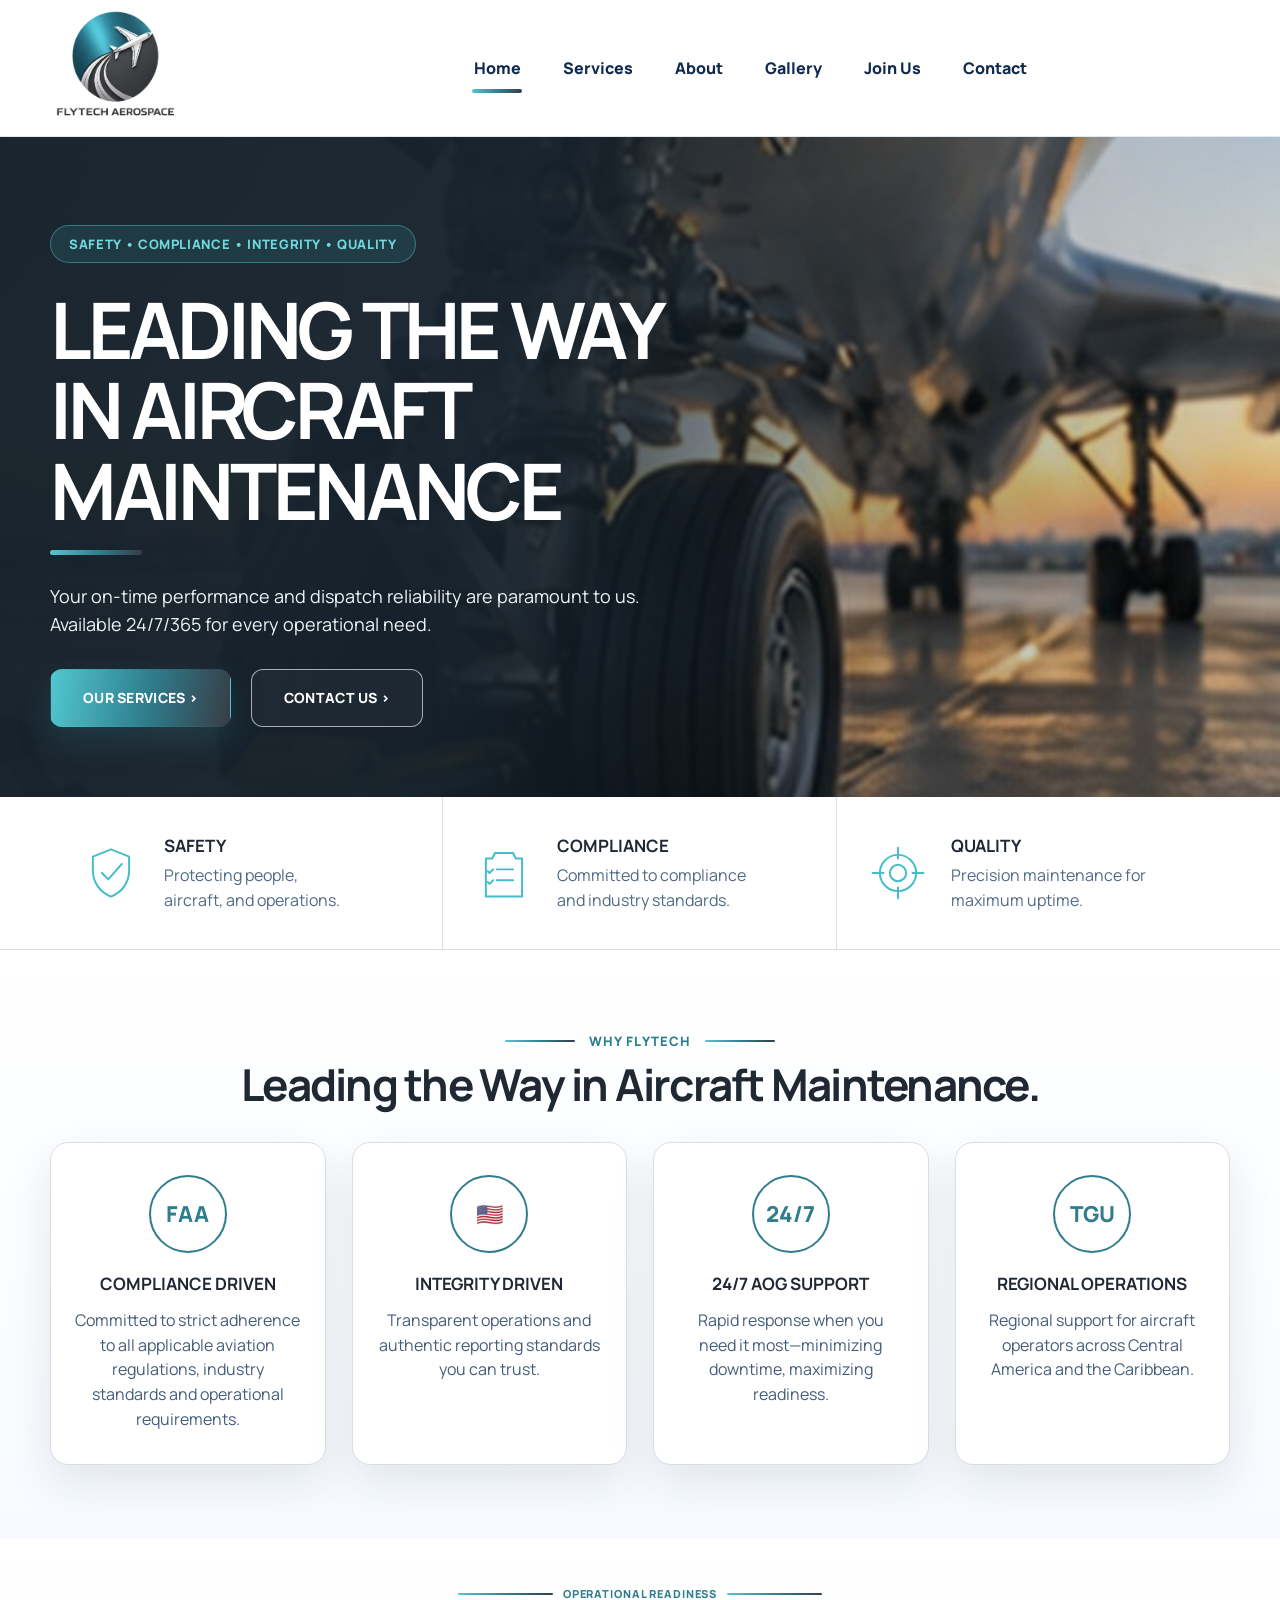
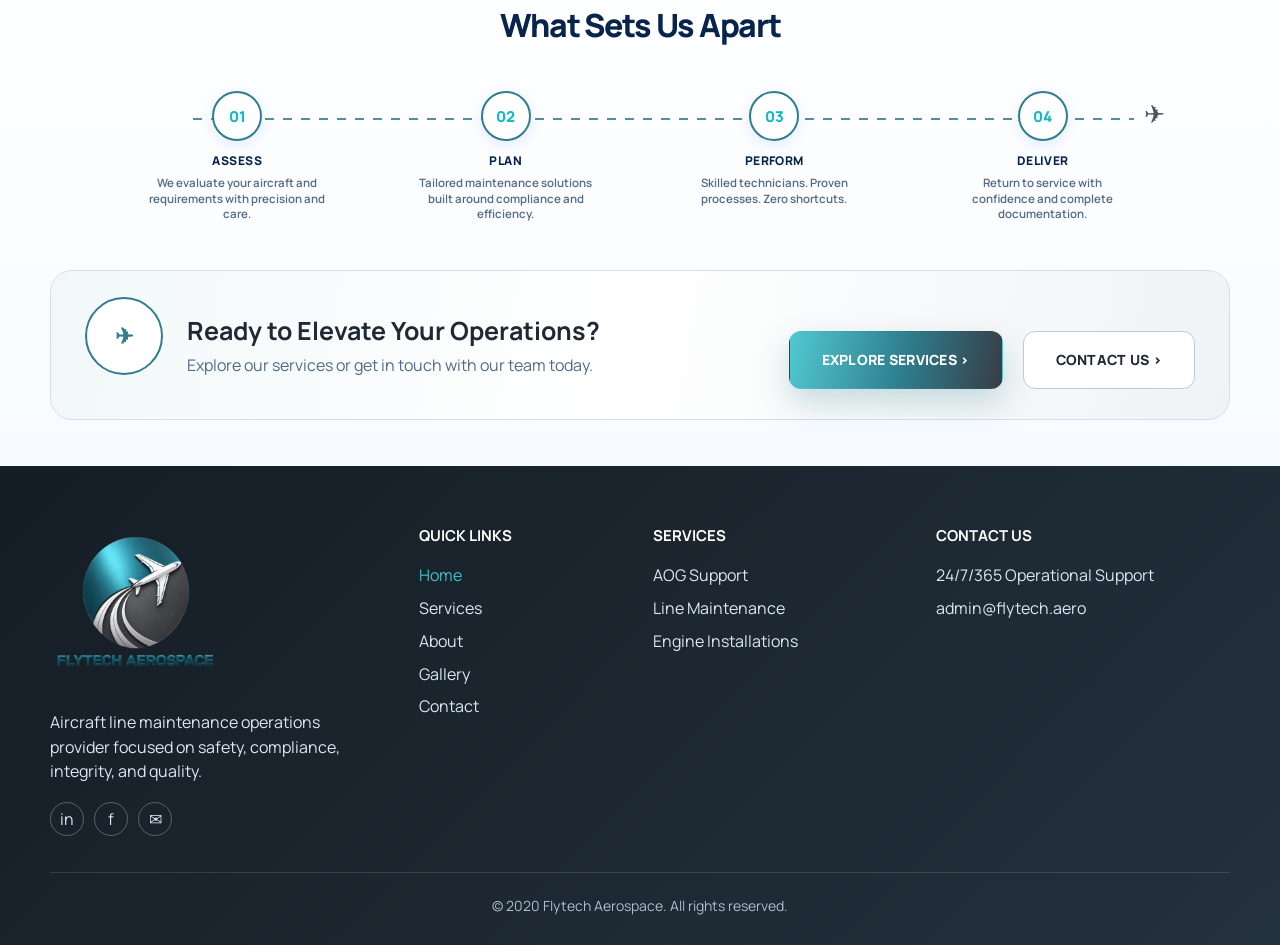
<file: index.html>
<!doctype html>
<html lang="en">

<head>
    <meta charset="utf-8">
    <meta name="viewport" content="width=device-width,initial-scale=1">
    <title>Flytech Aerospace | Line Maintenance</title>
    <link rel="preconnect" href="https://fonts.googleapis.com">
    <link rel="preconnect" href="https://fonts.gstatic.com" crossorigin>
    <link href="https://fonts.googleapis.com/css2?family=Manrope:wght@400;600;700;800;900&display=swap"
        rel="stylesheet">
    <link rel="icon" type="image/ico" sizes="32x32" href="assets/img/favicon-32x32.ico"><link rel="icon" type="image/ico" sizes="16x16" href="assets/img/favicon-16x16.ico"><link rel="apple-touch-icon" sizes="180x180" href="assets/img/apple-touch-icon.png"><link rel="shortcut icon" href="assets/img/favicon.ico"><link rel="manifest" href="site.webmanifest"><link rel="stylesheet" href="assets/css/styles.css">
</head>

<body>
    <header class="header">
        <div class="container nav"><a href="index.html" class="brand"><img src="assets/img/logo-full.png"
                    alt="Flytech"></a>
            <nav class="nav-links" id="main-menu"><a class="active" href="index.html">Home</a><a href="services.html">Services</a><a href="about.html">About</a><a href="gallery.html">Gallery</a><a href="join-us.html">Join Us</a><a href="contact.html">Contact</a></nav><button
                class="menu-toggle" type="button" aria-label="Open menu" aria-expanded="false" aria-controls="main-menu">☰</button>
        </div>
    </header>
    <main>
        <section class="hero">
            <div class="container">
                <div class="hero-content"><span class="pill">Safety • Compliance • Integrity • Quality</span>
                    <h1>LEADING THE WAY<br>IN AIRCRAFT<br>MAINTENANCE</h1>
                    <div class="accent-line"></div>
                    <p>Your on-time performance and dispatch reliability are paramount to us. Available 24/7/365 for every operational need.</p>
                    <div class="hero-actions"><a class="btn btn-primary" href="services.html">Our Services ›</a><a
                            class="btn btn-outline" href="contact.html">Contact Us ›</a></div>
                </div>
            </div>
        </section>
        <section class="trust-strip">
            <div class="container trust-grid">
                <article class="trust-item"><svg class="svg-icon" viewBox="0 0 64 64">
                        <path d="M32 6 52 14v15c0 14-8.3 24.5-20 29C20.3 53.5 12 43 12 29V14l20-8Z" />
                        <path d="m22 32 7 7 15-17" />
                    </svg>
                    <div>
                        <h3>Safety</h3>
                        <p>Protecting people,<br>aircraft, and operations.</p>
                    </div>
                </article>
                <article class="trust-item"><svg class="svg-icon" viewBox="0 0 64 64">
                        <path d="M22 10h20l3 6h7v42H12V16h7l3-6Z" />
                        <path d="M24 28h18M24 40h18M20 28l-4 4-2-2M20 40l-4 4-2-2" />
                    </svg>
                    <div>
                        <h3>Compliance</h3>
                        <p>Committed to compliance<br>and industry standards.</p>
                    </div>
                </article>
                <article class="trust-item"><svg class="svg-icon" viewBox="0 0 64 64">
                        <circle cx="32" cy="32" r="20" />
                        <circle cx="32" cy="32" r="9" />
                        <path d="M32 4v12M32 48v12M4 32h12M48 32h12" />
                    </svg>
                    <div>
                        <h3>Quality</h3>
                        <p>Precision maintenance for<br>maximum uptime.</p>
                    </div>
                </article>
            </div>
        </section>
        <section class="section section-soft">
            <div class="container">
                <div class="section-heading"><span class="overline">Why Flytech</span>
                    <h2>Leading the Way in Aircraft Maintenance.</h2>
                </div>
                <div class="cards-grid">
                    <article class="info-card">
                        <div class="round-symbol">FAA</div>
                        <h3>Compliance Driven</h3>
                        <p>Committed to strict adherence to all applicable aviation regulations, industry standards and operational requirements.</p>
                    </article>
                    <article class="info-card">
                        <div class="round-symbol">🇺🇸</div>
                        <h3>Integrity Driven</h3>
                        <p>Transparent operations and authentic reporting standards you can trust.</p>
                    </article>
                    <article class="info-card">
                        <div class="round-symbol">24/7</div>
                        <h3>24/7 AOG Support</h3>
                        <p>Rapid response when you need it most—minimizing downtime, maximizing readiness.</p>
                    </article>
                    <article class="info-card">
                        <div class="round-symbol">TGU</div>
                        <h3>Regional Operations</h3>
                        <p>Regional support for aircraft operators across Central America and the Caribbean.</p>
                    </article>
                </div>
            </div>
        </section>
        <section class="section process">
            <div class="container">
                <div class="section-heading"><span class="overline">Operational Readiness</span>
                    <h2>What Sets Us Apart</h2>
                </div>
                <div class="timeline">
                    <article class="step">
                        <div class="step-num">01</div>
                        <h3>Assess</h3>
                        <p>We evaluate your aircraft and requirements with precision and care.</p>
                    </article>
                    <article class="step">
                        <div class="step-num">02</div>
                        <h3>Plan</h3>
                        <p>Tailored maintenance solutions built around compliance and efficiency.</p>
                    </article>
                    <article class="step">
                        <div class="step-num">03</div>
                        <h3>Perform</h3>
                        <p>Skilled technicians. Proven processes. Zero shortcuts.</p>
                    </article>
                    <article class="step">
                        <div class="step-num">04</div>
                        <h3>Deliver</h3>
                        <p>Return to service with confidence and complete documentation.</p>
                    </article>
                </div>
                <div class="cta-band">
                    <div class="cta-copy">
                        <div class="round-symbol">✈</div>
                        <div>
                            <h3>Ready to Elevate Your Operations?</h3>
                            <p>Explore our services or get in touch with our team today.</p>
                        </div>
                    </div>
                    <div class="cta-actions"><a class="btn btn-primary" href="services.html">Explore Services ›</a><a
                            class="btn btn-light" href="contact.html">Contact Us ›</a></div>
                </div>
            </div>
        </section>
    </main>
    <footer class="footer">
        <div class="container">
            <div class="footer-grid">
                <div><img class="footer-logo" src="assets/img/logo-full-white.png" alt="Flytech"><p>Aircraft line maintenance operations provider focused on safety, compliance, integrity, and quality.</p>
                    <div class="social"><a>in</a><a>f</a><a>✉</a></div>
                </div>
                <div>
                    <h4>Quick Links</h4>
                    <ul>
                        <li><a class="active" href="index.html">Home</a></li>
                        <li><a href="services.html">Services</a></li>
                        <li><a href="about.html">About</a></li>
                        <li><a href="gallery.html">Gallery</a></li>
                        <li><a href="contact.html">Contact</a></li>
                    </ul>
                </div>
                <div>
                    <h4>Services</h4><ul><li>AOG Support</li><li>Line Maintenance</li><li>Engine Installations</li></ul>
                </div>
                <div>
                    <h4>Contact Us</h4><ul><li>24/7/365 Operational Support</li><li>admin@flytech.aero</li></ul>
                </div>
                
            </div>
            <div class="copyright">© 2020 Flytech Aerospace. All rights reserved.</div>
        </div>
    </footer>
    <script src="assets/js/main.js"></script>
</body>

</html>
</file>
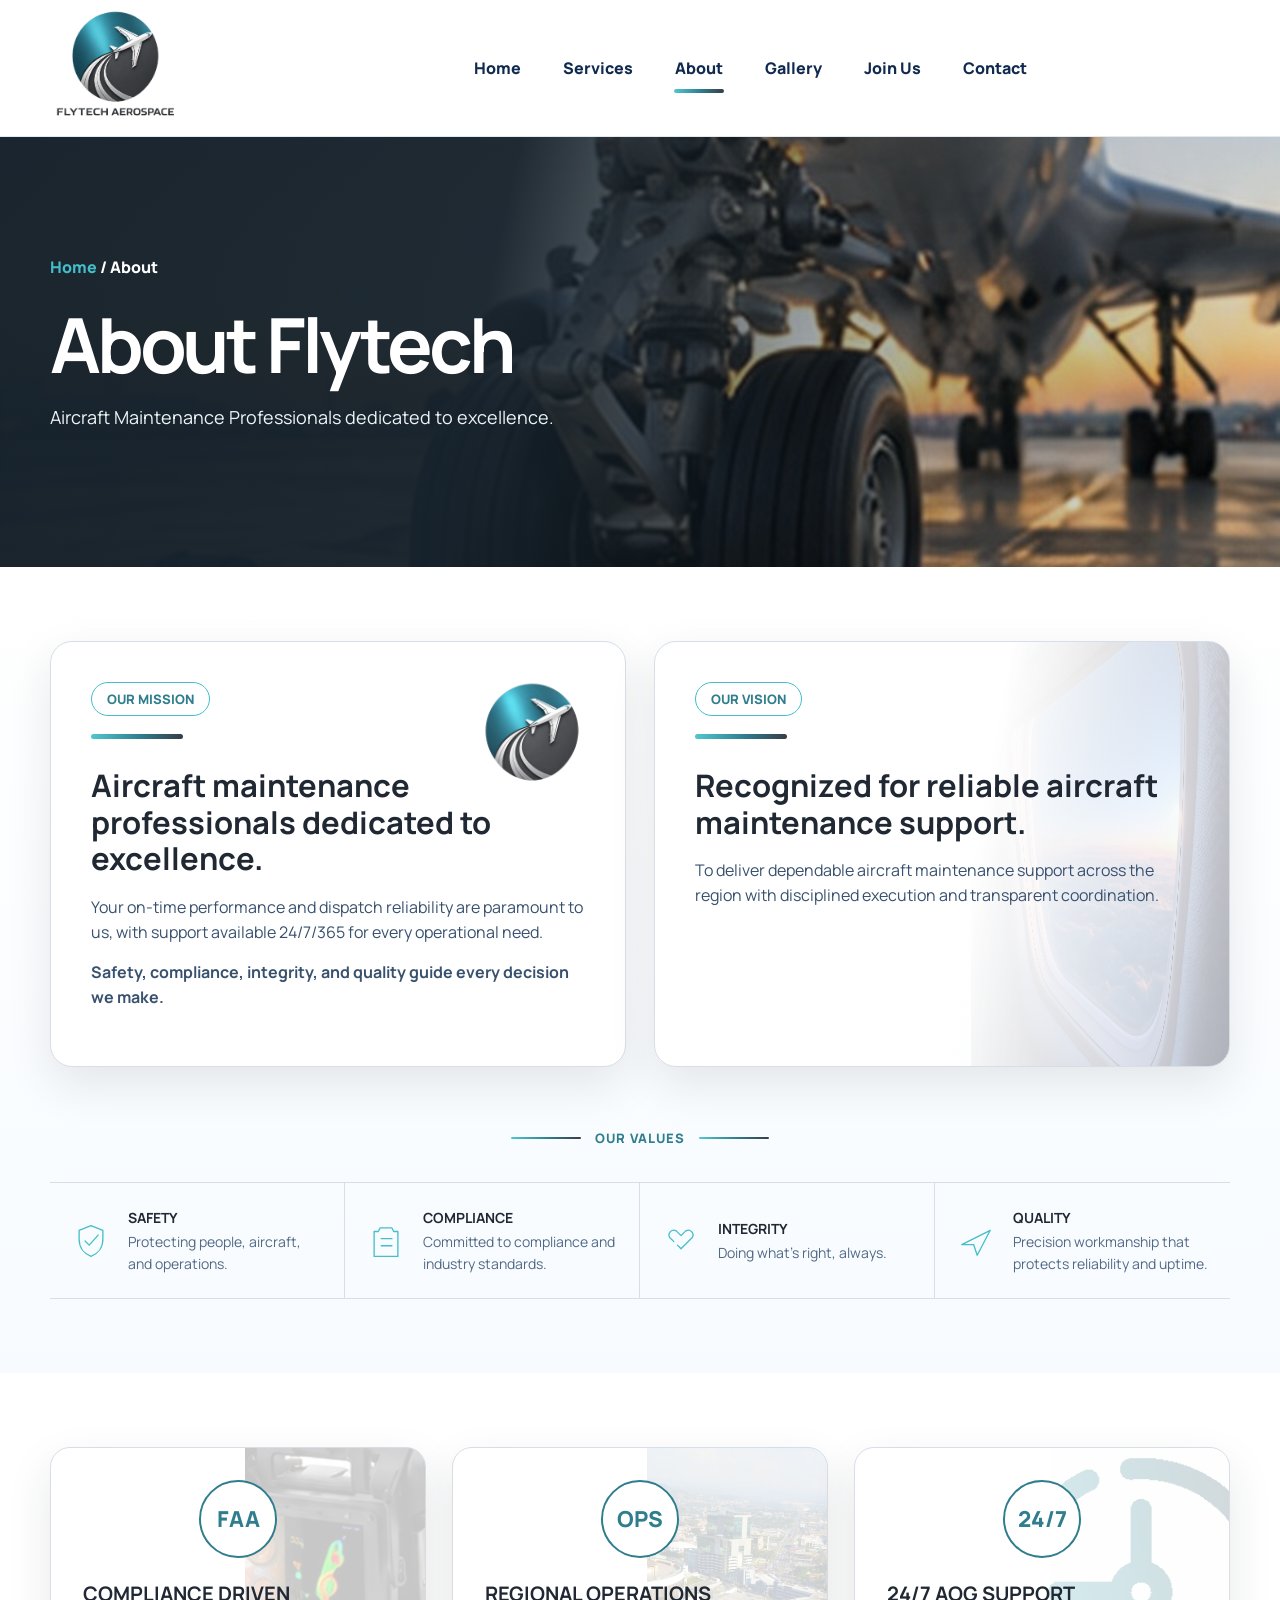
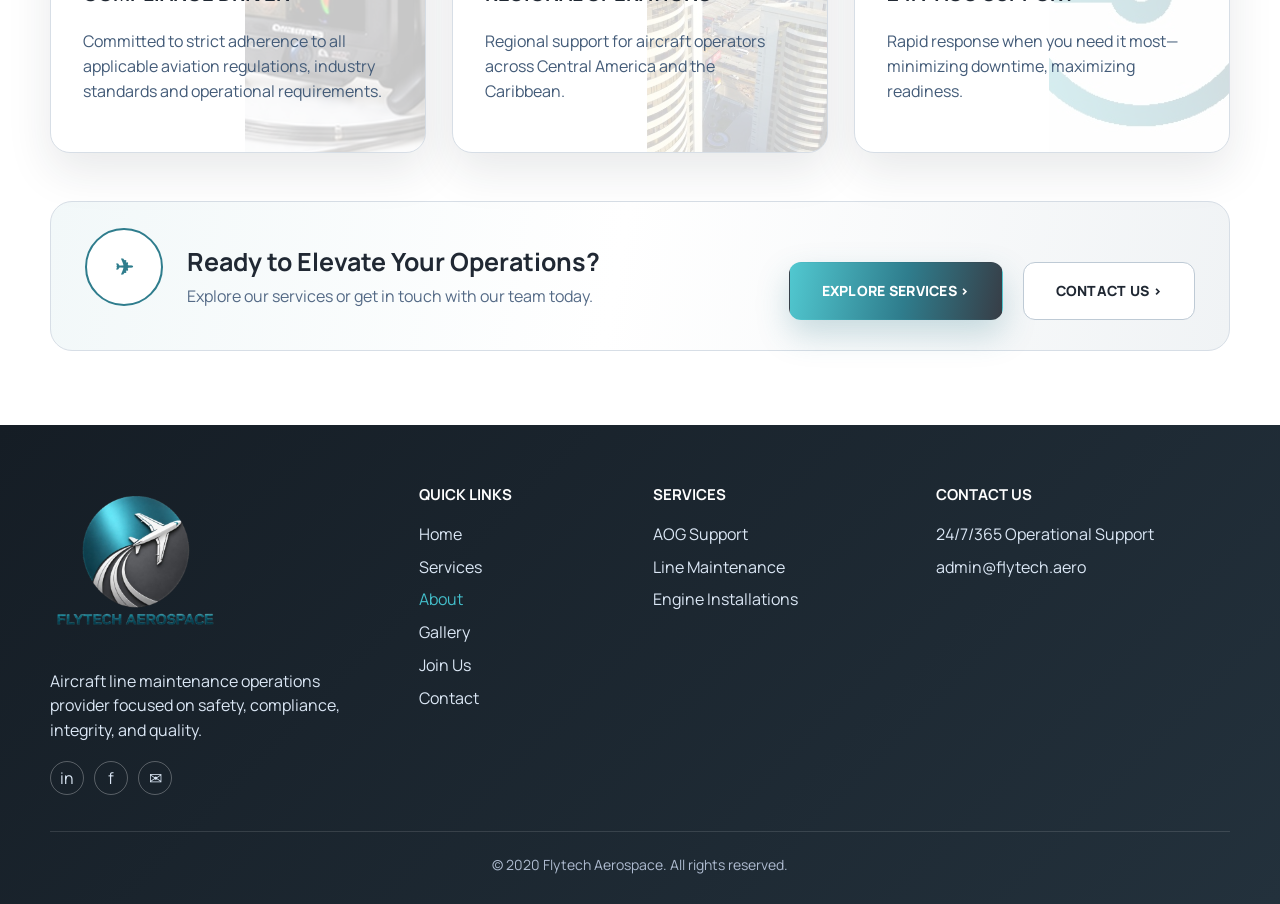
<file: about.html>
<!doctype html>
<html lang="en">

<head>
  <meta charset="utf-8">
  <meta name="viewport" content="width=device-width,initial-scale=1">
  <title>About | Flytech</title>
  <link rel="preconnect" href="https://fonts.googleapis.com">
  <link rel="preconnect" href="https://fonts.gstatic.com" crossorigin>
  <link href="https://fonts.googleapis.com/css2?family=Manrope:wght@400;600;700;800;900&display=swap" rel="stylesheet">
  <link rel="icon" type="image/ico" sizes="32x32" href="assets/img/favicon-32x32.ico">
  <link rel="icon" type="image/ico" sizes="16x16" href="assets/img/favicon-16x16.ico">
  <link rel="apple-touch-icon" sizes="180x180" href="assets/img/apple-touch-icon.png">
  <link rel="shortcut icon" href="assets/img/favicon.ico">
  <link rel="manifest" href="site.webmanifest">
  <link rel="stylesheet" href="assets/css/styles.css">
</head>

<body>
  <header class="header">
    <div class="container nav"><a href="index.html" class="brand"><img src="assets/img/logo-full.png" alt="Flytech"></a>
      <nav class="nav-links"><a href="index.html">Home</a><a href="services.html">Services</a><a class="active"
          href="about.html">About</a><a href="gallery.html">Gallery</a><a href="join-us.html">Join Us</a><a
          href="contact.html">Contact</a></nav><button class="menu-toggle">☰</button>
    </div>
  </header>
  <main>
    <section class="page-hero">
      <div class="container">
        <div class="breadcrumb"><span>Home</span> / About</div>
        <h1>About Flytech</h1>
        <p>Aircraft Maintenance Professionals dedicated to excellence.</p>
      </div>
    </section>
    <section class="section section-soft">
      <div class="container">
        <div class="about-grid">
          <article class="about-card"><span class="eyebrow">Our Mission</span><img class="logo-watermark"
              src="assets/img/logo-symbol.png" alt="">
            <div class="accent-line"></div>
            <h2>Aircraft maintenance professionals dedicated to excellence.</h2>
            <p>Your on-time performance and dispatch reliability are paramount to us, with support available 24/7/365
              for every operational need.</p>
            <p><strong>Safety, compliance, integrity, and quality guide every decision we make.</strong></p>
          </article>
          <article class="about-card vision"><span class="eyebrow">Our Vision</span>
            <div class="accent-line"></div>
            <h2>Recognized for reliable aircraft maintenance support.</h2>
            <p>To deliver dependable aircraft maintenance support across the region with disciplined execution and
              transparent coordination.</p>
          </article>
        </div>
        <div class="section-heading" style="margin-top:54px"><span class="overline">Our Values</span></div>
        <div class="values-row">
          <article class="value-mini"><svg class="svg-icon small" viewBox="0 0 64 64">
              <path d="M32 6 52 14v15c0 14-8.3 24.5-20 29C20.3 53.5 12 43 12 29V14l20-8Z" />
              <path d="m22 32 7 7 15-17" />
            </svg>
            <div>
              <h3>Safety</h3>
              <p>Protecting people, aircraft, and operations.</p>
            </div>
          </article>
          <article class="value-mini"><svg class="svg-icon small" viewBox="0 0 64 64">
              <path d="M22 10h20l3 6h7v42H12V16h7l3-6Z" />
              <path d="M24 28h18M24 40h18" />
            </svg>
            <div>
              <h3>Compliance</h3>
              <p>Committed to compliance and industry standards.</p>
            </div>
          </article>
          <article class="value-mini"><svg class="svg-icon small" viewBox="0 0 64 64">
              <path d="M20 33 13 26a8 8 0 0 1 11-11l8 8 8-8a8 8 0 0 1 11 11L32 45l-6-6" />
            </svg>
            <div>
              <h3>Integrity</h3>
              <p>Doing what’s right, always.</p>
            </div>
          </article>
          <article class="value-mini"><svg class="svg-icon small" viewBox="0 0 64 64">
              <path d="M8 38 56 14 34 56l-6-18-20 0Z" />
            </svg>
            <div>
              <h3>Quality</h3>
              <p>Precision workmanship that protects reliability and uptime.</p>
            </div>
          </article>
        </div>
      </div>
    </section>
    <section class="section">
      <div class="container">
        <div class="support-grid">
          <article class="support-card faa">
            <div class="round-symbol">FAA</div>
            <h3>Compliance Driven</h3>
            <p>Committed to strict adherence to all applicable aviation regulations, industry standards and operational requirements.</p>
          </article>
          <article class="support-card miami">
            <div class="round-symbol">OPS</div>
            <h3>Regional Operations</h3>
            <p>Regional support for aircraft operators across Central America and the Caribbean.</p>
          </article>
          <article class="support-card aog">
            <div class="round-symbol">24/7</div>
            <h3>24/7 AOG Support</h3>
            <p>Rapid response when you need it most—minimizing downtime, maximizing readiness.</p>
          </article>
        </div>
        <div class="cta-band">
          <div class="cta-copy">
            <div class="round-symbol">✈</div>
            <div>
              <h3>Ready to Elevate Your Operations?</h3>
              <p>Explore our services or get in touch with our team today.</p>
            </div>
          </div>
          <div class="cta-actions"><a class="btn btn-primary" href="services.html">Explore Services ›</a><a
              class="btn btn-light" href="contact.html">Contact Us ›</a></div>
        </div>
      </div>
    </section>
  </main>
  <footer class="footer">
    <div class="container">
      <div class="footer-grid">
        <div><img class="footer-logo" src="assets/img/logo-full-white.png" alt="Flytech">
          <p>Aircraft line maintenance operations provider focused on safety, compliance, integrity, and quality.</p>
          <div class="social"><a>in</a><a>f</a><a>✉</a></div>
        </div>
        <div>
          <h4>Quick Links</h4>
          <ul>
            <li><a href="index.html">Home</a></li>
            <li><a href="services.html">Services</a></li>
            <li><a class="active" href="about.html">About</a></li>
            <li><a href="gallery.html">Gallery</a></li>
            <li><a href="join-us.html">Join Us</a></li>
            <li><a href="contact.html">Contact</a></li>
          </ul>
        </div>
        <div>
          <h4>Services</h4>
          <ul>
            <li>AOG Support</li>
            <li>Line Maintenance</li>
            <li>Engine Installations</li>
          </ul>
        </div>
        <div>
          <h4>Contact Us</h4>
          <ul>
            <li>24/7/365 Operational Support</li>
            <li>admin@flytech.aero</li>
          </ul>
        </div>
      </div>
      <div class="copyright">© 2020 Flytech Aerospace. All rights reserved.</div>
    </div>
  </footer>
  <script src="assets/js/main.js"></script>
</body>

</html>
</file>
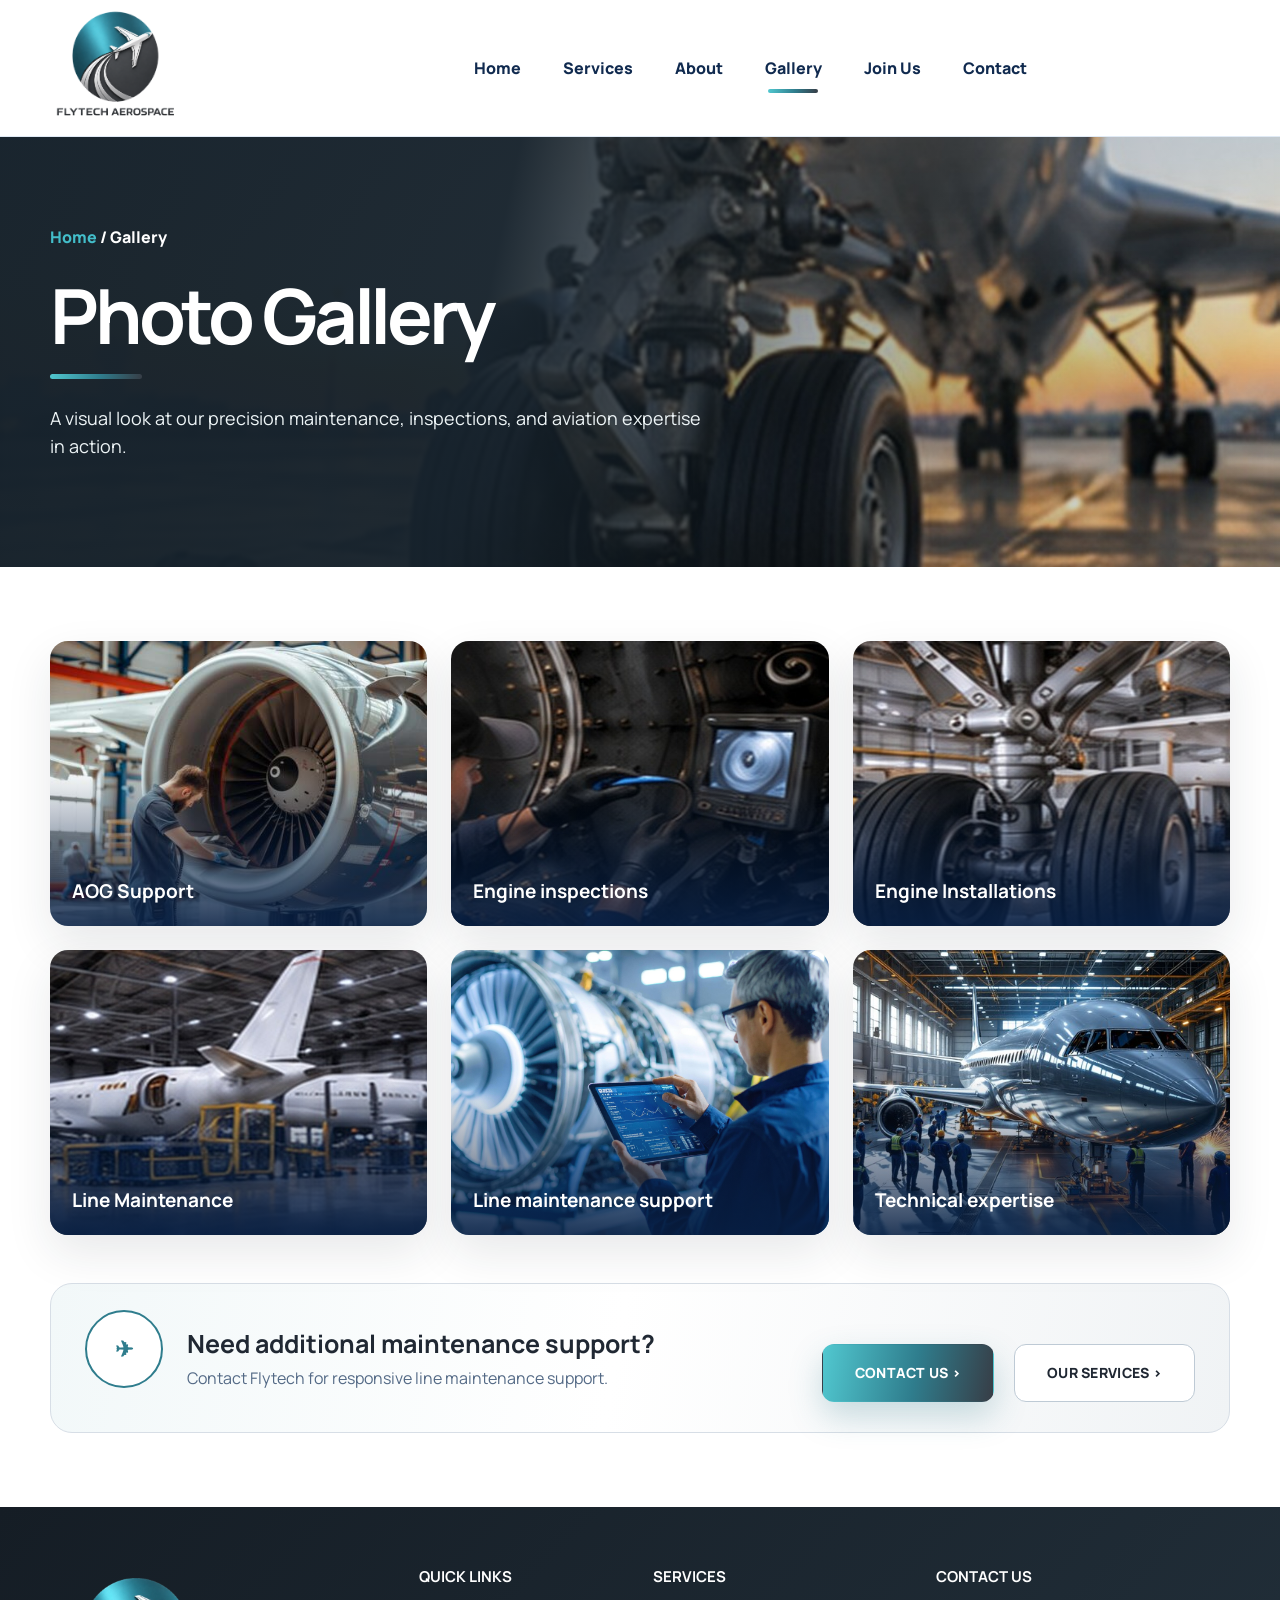
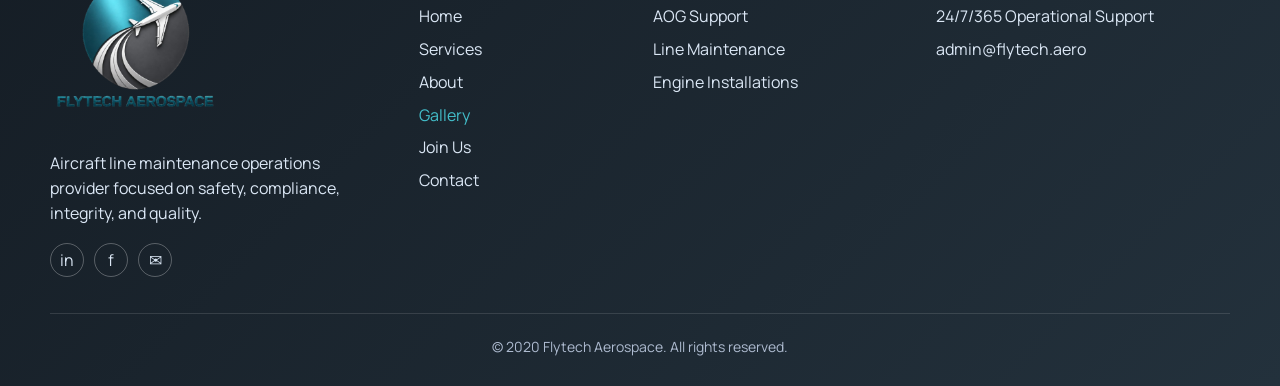
<file: gallery.html>
<!doctype html><html lang="en"><head><meta charset="utf-8"><meta name="viewport" content="width=device-width,initial-scale=1"><title>Gallery | Flytech</title><link rel="preconnect" href="https://fonts.googleapis.com"><link rel="preconnect" href="https://fonts.gstatic.com" crossorigin><link href="https://fonts.googleapis.com/css2?family=Manrope:wght@400;600;700;800;900&display=swap" rel="stylesheet"><link rel="icon" type="image/ico" sizes="32x32" href="assets/img/favicon-32x32.ico"><link rel="icon" type="image/ico" sizes="16x16" href="assets/img/favicon-16x16.ico"><link rel="apple-touch-icon" sizes="180x180" href="assets/img/apple-touch-icon.png"><link rel="shortcut icon" href="assets/img/favicon.ico"><link rel="manifest" href="site.webmanifest"><link rel="stylesheet" href="assets/css/styles.css"></head><body>
<header class="header"><div class="container nav"><a href="index.html" class="brand"><img src="assets/img/logo-full.png" alt="Flytech"></a><nav class="nav-links"><a href="index.html">Home</a><a href="services.html">Services</a><a href="about.html">About</a><a class="active" href="gallery.html">Gallery</a><a href="join-us.html">Join Us</a><a href="contact.html">Contact</a></nav><button class="menu-toggle">☰</button></div></header>
<main><section class="page-hero"><div class="container"><div class="breadcrumb"><span>Home</span> / Gallery</div><h1>Photo Gallery</h1><div class="accent-line"></div><p>A visual look at our precision maintenance, inspections, and aviation expertise in action.</p></div></section>
<section class="section"><div class="container"><div class="gallery-grid"><article class="gallery-card" style="background-image:url('assets/img/gallery-2.jpeg')"><h3>AOG Support</h3></article><article class="gallery-card" style="background-image:url('assets/img/gallery-1.jpg')"><h3>Engine inspections</h3></article><article class="gallery-card" style="background-image:url('assets/img/gallery-3.jpg')"><h3>Engine Installations</h3></article><article class="gallery-card" style="background-image:url('assets/img/gallery-5.jpg')"><h3>Line Maintenance</h3></article><article class="gallery-card" style="background-image:url('assets/img/gallery-8.jpg')"><h3>Line maintenance support</h3></article><article class="gallery-card" style="background-image:url('assets/img/gallery-9.jpg')"><h3>Technical expertise</h3></article></div><div class="cta-band"><div class="cta-copy"><div class="round-symbol">✈</div><div><h3>Need additional maintenance support?</h3><p>Contact Flytech for responsive line maintenance support.</p></div></div><div class="cta-actions"><a class="btn btn-primary" href="contact.html">Contact Us ›</a><a class="btn btn-light" href="services.html">Our Services ›</a></div></div></div></section></main>
<footer class="footer"><div class="container"><div class="footer-grid"><div><img class="footer-logo" src="assets/img/logo-full-white.png" alt="Flytech"><p>Aircraft line maintenance operations provider focused on safety, compliance, integrity, and quality.</p><div class="social"><a>in</a><a>f</a><a>✉</a></div></div><div><h4>Quick Links</h4><ul><li><a href="index.html">Home</a></li><li><a href="services.html">Services</a></li><li><a href="about.html">About</a></li><li><a class="active" href="gallery.html">Gallery</a></li><li><a href="join-us.html">Join Us</a></li><li><a href="contact.html">Contact</a></li></ul></div><div><h4>Services</h4><ul><li>AOG Support</li><li>Line Maintenance</li><li>Engine Installations</li></ul></div><div><h4>Contact Us</h4><ul><li>24/7/365 Operational Support</li><li>admin@flytech.aero</li></ul></div></div><div class="copyright">© 2020 Flytech Aerospace. All rights reserved.</div></div></footer><script src="assets/js/main.js"></script></body></html>
</file>
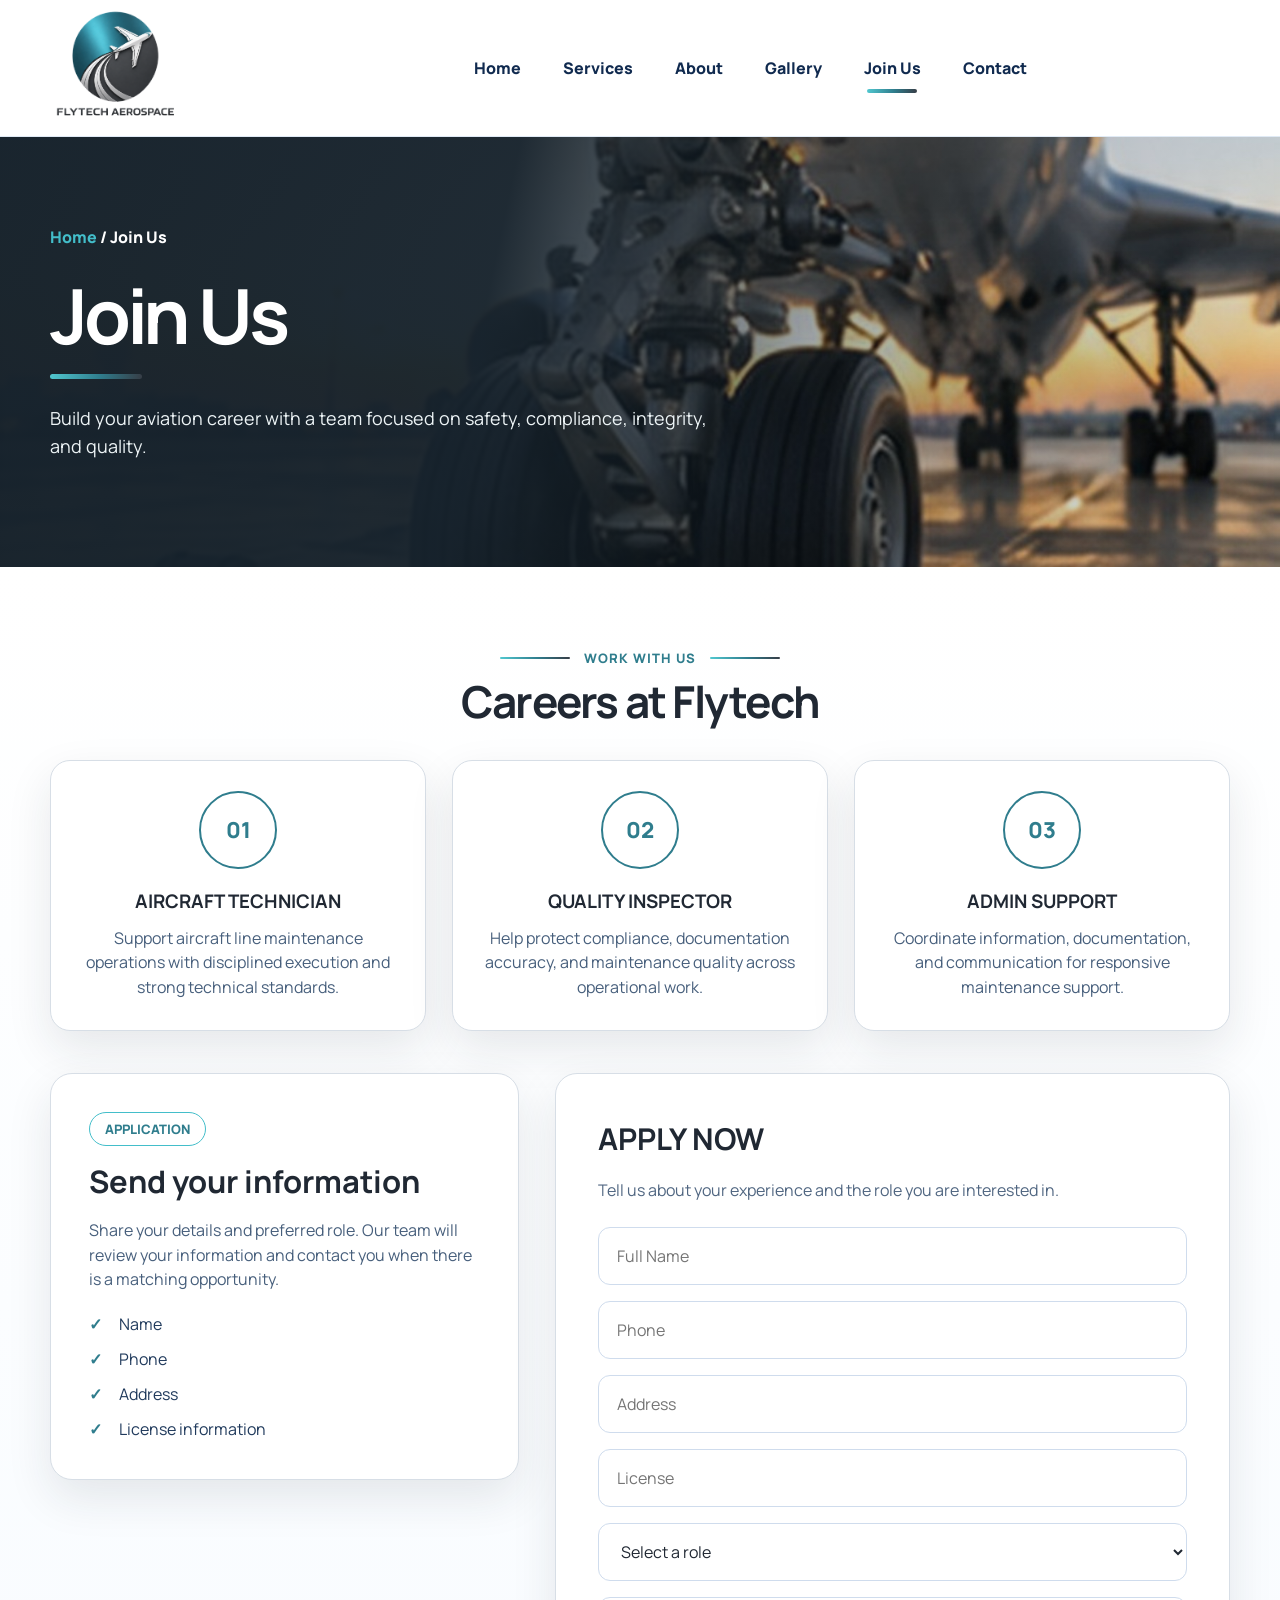
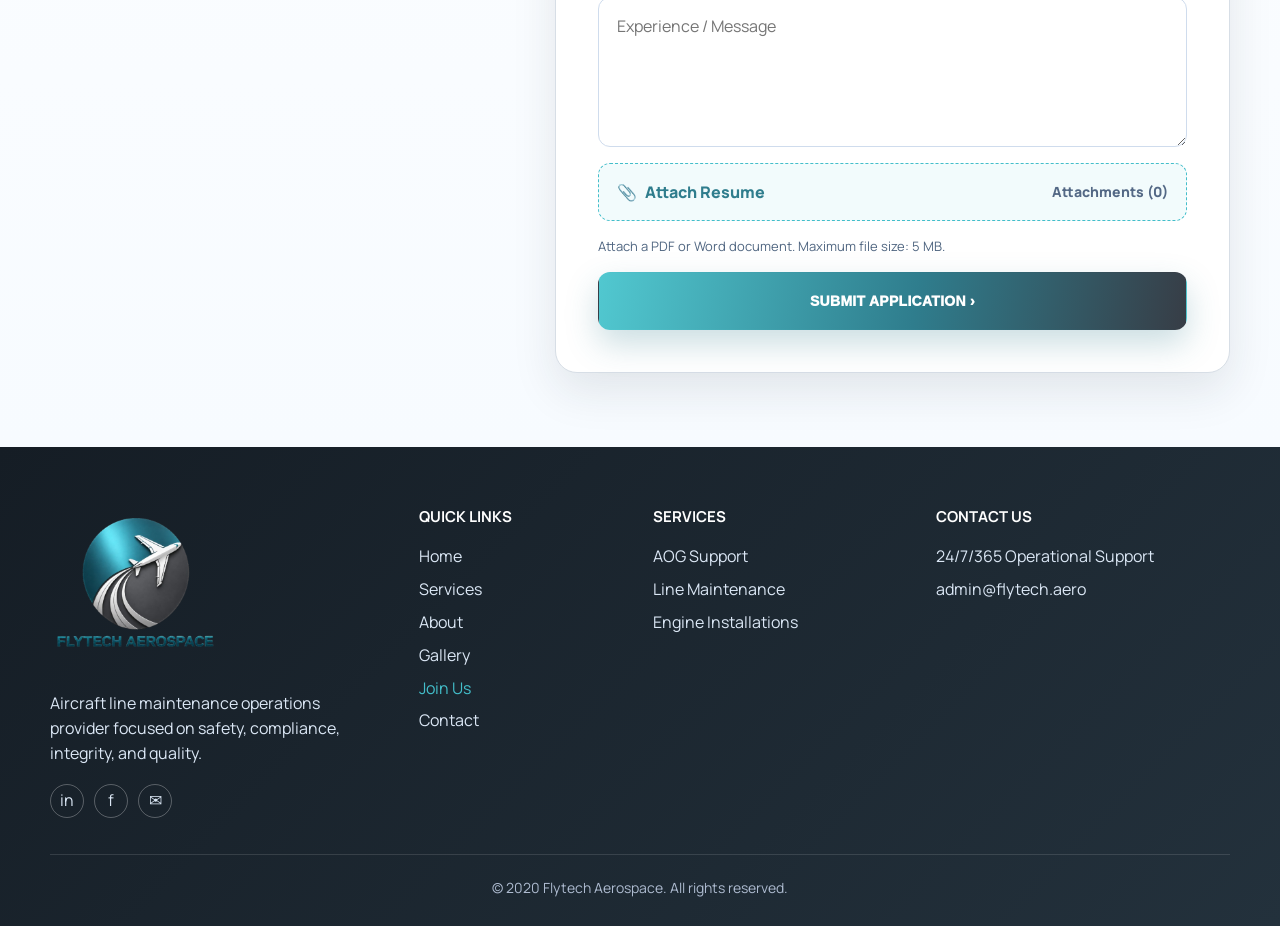
<file: join-us.html>
<!doctype html>
<html lang="en">

<head>
    <meta charset="utf-8">
    <meta name="viewport" content="width=device-width,initial-scale=1">
    <title>Join Us | Flytech</title>
    <link rel="preconnect" href="https://fonts.googleapis.com">
    <link rel="preconnect" href="https://fonts.gstatic.com" crossorigin>
    <link href="https://fonts.googleapis.com/css2?family=Manrope:wght@400;600;700;800;900&display=swap"
        rel="stylesheet">
    <link rel="icon" type="image/ico" sizes="32x32" href="assets/img/favicon-32x32.ico">
    <link rel="icon" type="image/ico" sizes="16x16" href="assets/img/favicon-16x16.ico">
    <link rel="apple-touch-icon" sizes="180x180" href="assets/img/apple-touch-icon.png">
    <link rel="shortcut icon" href="assets/img/favicon.ico">
    <link rel="manifest" href="site.webmanifest">
    <link rel="stylesheet" href="assets/css/styles.css">
    
</head>

<body>
    <header class="header">
        <div class="container nav"><a href="index.html" class="brand"><img src="assets/img/logo-full.png"
                    alt="Flytech"></a>
            <nav class="nav-links"><a href="index.html">Home</a><a href="services.html">Services</a><a
                    href="about.html">About</a><a href="gallery.html">Gallery</a><a class="active"
                    href="join-us.html">Join Us</a><a href="contact.html">Contact</a></nav><button
                class="menu-toggle">☰</button>
        </div>
    </header>
    <main>
        <section class="page-hero">
            <div class="container">
                <div class="breadcrumb"><span>Home</span> / Join Us</div>
                <h1>Join Us</h1>
                <div class="accent-line"></div>
                <p>Build your aviation career with a team focused on safety, compliance, integrity, and quality.</p>
            </div>
        </section>
        <section class="section section-soft">
            <div class="container">
                <div class="section-heading"><span class="overline">Work With Us</span>
                    <h2>Careers at Flytech</h2>
                </div>
                <div class="career-grid">
                    <article class="career-card">
                        <div class="round-symbol">01</div>
                        <h3>Aircraft Technician</h3>
                        <p>Support aircraft line maintenance operations with disciplined execution and strong technical
                            standards.</p>
                    </article>
                    <article class="career-card">
                        <div class="round-symbol">02</div>
                        <h3>Quality Inspector</h3>
                        <p>Help protect compliance, documentation accuracy, and maintenance quality across operational
                            work.</p>
                    </article>
                    <article class="career-card">
                        <div class="round-symbol">03</div>
                        <h3>Admin Support</h3>
                        <p>Coordinate information, documentation, and communication for responsive maintenance support.
                        </p>
                    </article>
                </div>
                <div class="join-grid">
                    <div class="join-copy"><span class="eyebrow">Application</span>
                        <h2>Send your information</h2>
                        <p>Share your details and preferred role. Our team will review your information and contact you
                            when there is a matching opportunity.</p>
                        <ul class="checks">
                            <li>Name</li>
                            <li>Phone</li>
                            <li>Address</li>
                            <li>License information</li>
                        </ul>
                    </div>
                    <form class="form-card" data-careers-form action="https://formsubmit.co/Admin@flytech.aero" method="POST" enctype="multipart/form-data">
                        <h2>Apply Now</h2>
                        <p>Tell us about your experience and the role you are interested in.</p>
                        <div class="form-grid"><input class="form-control" name="Full Name" required
                                placeholder="Full Name"><input class="form-control" name="Phone" required
                                placeholder="Phone"><input class="form-control" name="Address"
                                placeholder="Address"><input class="form-control" name="License"
                                placeholder="License"><select class="form-control" name="Role" required>
                                <option value="">Select a role</option>
                                <option>Aircraft Technician</option>
                                <option>Quality Inspector</option>
                                <option>Admin Support</option>
                            </select><textarea class="form-control" name="Message"
                                placeholder="Experience / Message"></textarea><label class="resume-upload"
                                for="resume-file"><span class="resume-upload-action">Attach Resume</span><span
                                    id="resume-count">Attachments (0)</span></label><input id="resume-file"
                                class="resume-file-input" type="file" name="attachment" accept=".pdf,.doc,.docx,application/pdf,application/msword,application/vnd.openxmlformats-officedocument.wordprocessingml.document"
                                required>
                            <input type="hidden" name="_subject" value="Flytech Aerospace application"><input type="hidden" name="_template" value="table"><input type="hidden" name="_captcha" value="false"><input type="hidden" name="_next" value="https://www.flytech.aero/join-us.html?sent=1"><input type="text" name="_honey" tabindex="-1" autocomplete="off" class="honey-field"><p class="recaptcha-note">Attach a PDF or Word document. Maximum file size: 5 MB.</p>
                            <div id="careers-msg" class="form-message" aria-live="polite"></div><button
                                class="btn btn-primary" id="careers-btn" type="submit">Submit Application ›</button>
                        </div>
                    </form>
                </div>
            </div>
        </section>
    </main>
    <footer class="footer">
        <div class="container">
            <div class="footer-grid">
                <div><img class="footer-logo" src="assets/img/logo-full-white.png" alt="Flytech">
                    <p>Aircraft line maintenance operations provider focused on safety, compliance, integrity, and
                        quality.</p>
                    <div class="social"><a>in</a><a>f</a><a>✉</a></div>
                </div>
                <div>
                    <h4>Quick Links</h4>
                    <ul>
                        <li><a href="index.html">Home</a></li>
                        <li><a href="services.html">Services</a></li>
                        <li><a href="about.html">About</a></li>
                        <li><a href="gallery.html">Gallery</a></li>
                        <li><a class="active" href="join-us.html">Join Us</a></li>
                        <li><a href="contact.html">Contact</a></li>
                    </ul>
                </div>
                <div>
                    <h4>Services</h4>
                    <ul>
                        <li>AOG Support</li>
                        <li>Line Maintenance</li>
                        <li>Engine Installations</li>
                    </ul>
                </div>
                <div>
                    <h4>Contact Us</h4>
                    <ul>
                        <li>24/7/365 Operational Support</li>
                        <li>admin@flytech.aero</li>
                    </ul>
                </div>
            </div>
            <div class="copyright">© 2020 Flytech Aerospace. All rights reserved.</div>
        </div>
    </footer>
    <script src="assets/js/main.js?v=20260610"></script>
</body>

</html>
</file>
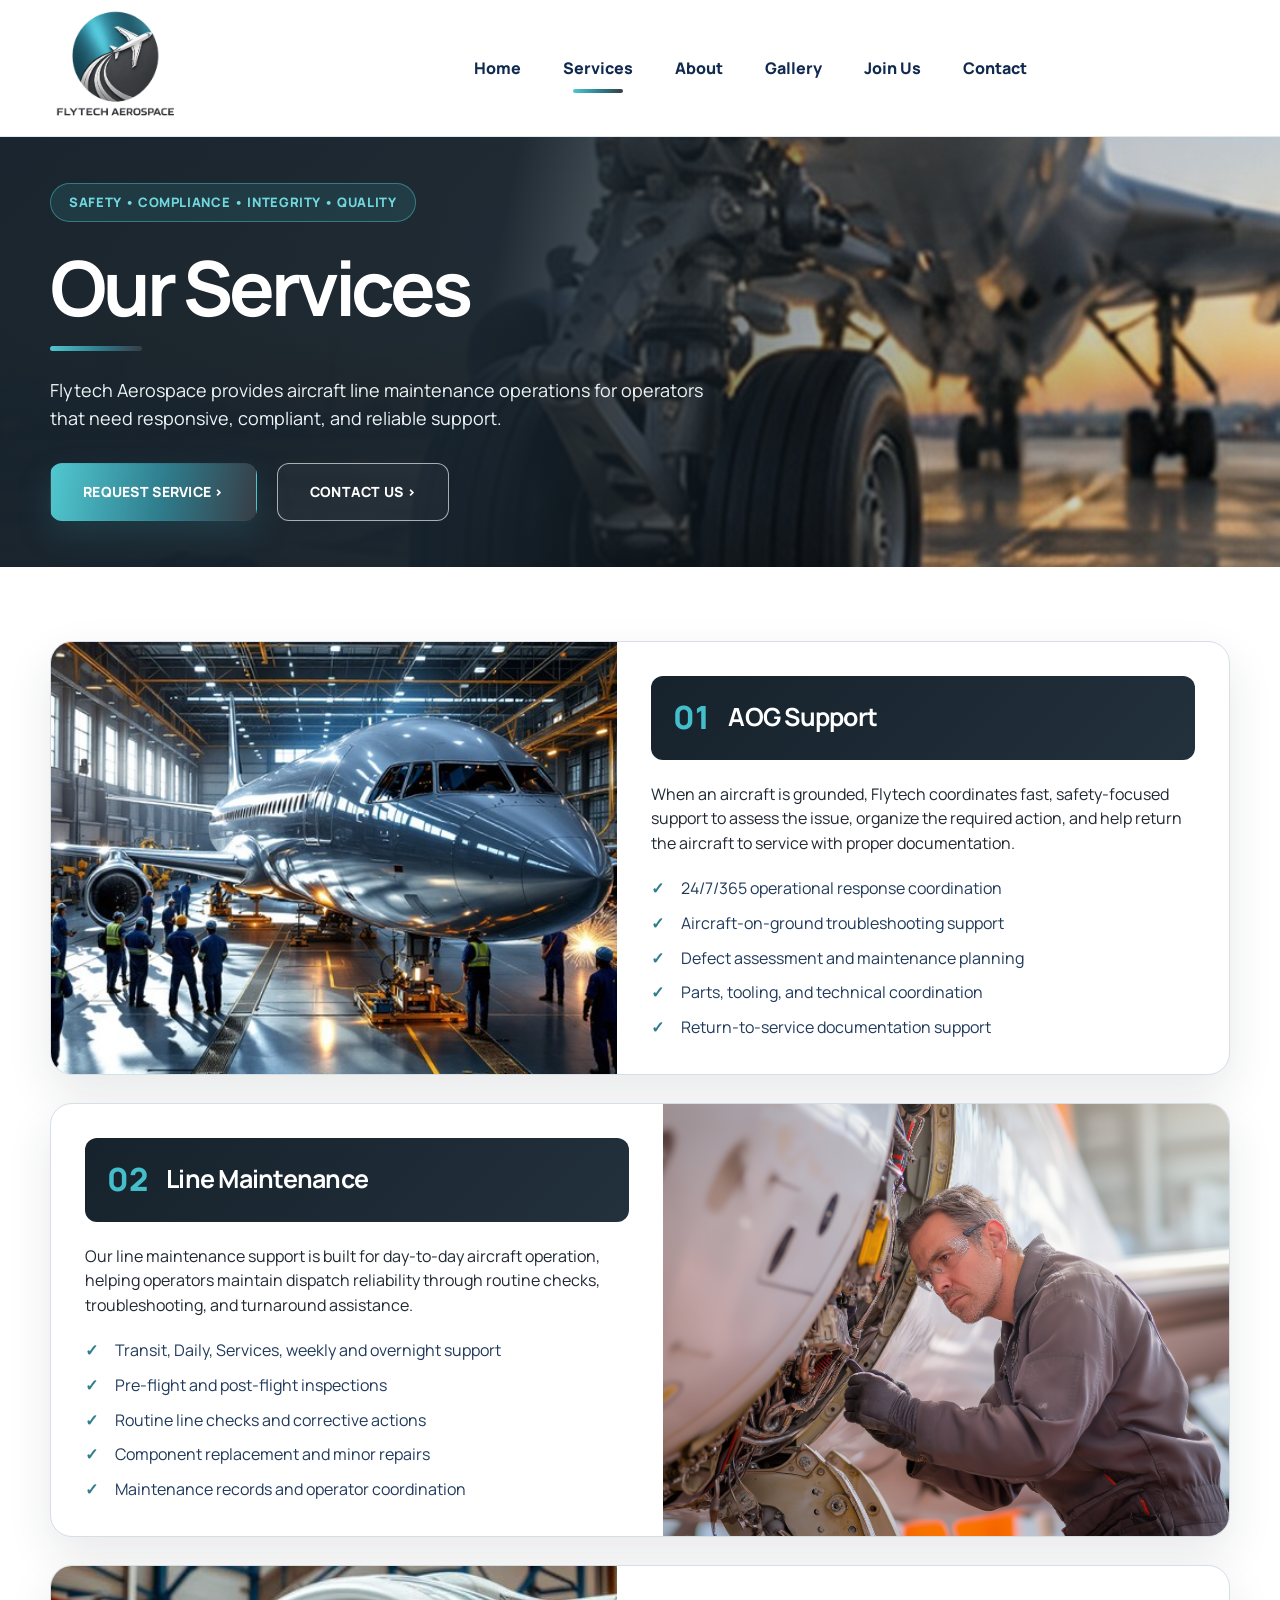
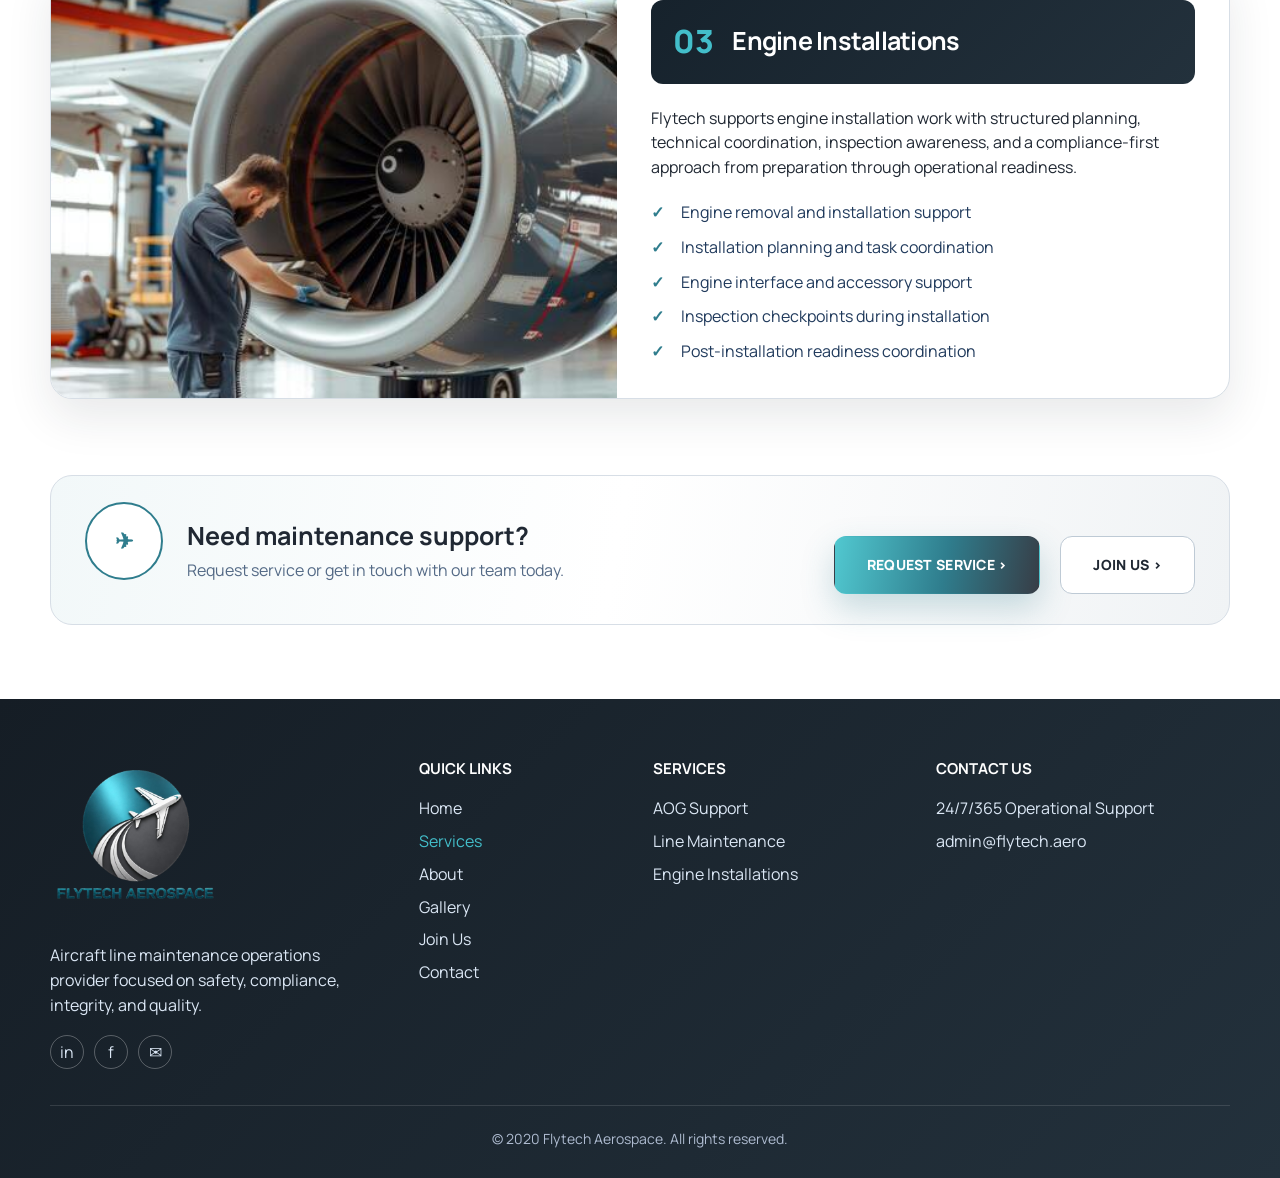
<file: services.html>
<!doctype html>
<html lang="en">

<head>
    <meta charset="utf-8">
    <meta name="viewport" content="width=device-width,initial-scale=1">
    <title>Services | Flytech</title>
    <link rel="preconnect" href="https://fonts.googleapis.com">
    <link rel="preconnect" href="https://fonts.gstatic.com" crossorigin>
    <link href="https://fonts.googleapis.com/css2?family=Manrope:wght@400;600;700;800;900&display=swap"
        rel="stylesheet">
    <link rel="icon" type="image/ico" sizes="32x32" href="assets/img/favicon-32x32.ico">
    <link rel="icon" type="image/ico" sizes="16x16" href="assets/img/favicon-16x16.ico">
    <link rel="apple-touch-icon" sizes="180x180" href="assets/img/apple-touch-icon.png">
    <link rel="shortcut icon" href="assets/img/favicon.ico">
    <link rel="manifest" href="site.webmanifest">
    <link rel="stylesheet" href="assets/css/styles.css">
</head>

<body>
    <header class="header">
        <div class="container nav"><a href="index.html" class="brand"><img src="assets/img/logo-full.png"
                    alt="Flytech"></a>
            <nav class="nav-links"><a href="index.html">Home</a><a class="active" href="services.html">Services</a><a
                    href="about.html">About</a><a href="gallery.html">Gallery</a><a href="join-us.html">Join Us</a><a
                    href="contact.html">Contact</a></nav><button class="menu-toggle">☰</button>
        </div>
    </header>
    <main>
        <section class="page-hero">
            <div class="container"><span class="pill">Safety • Compliance • Integrity • Quality</span>
                <h1>Our Services</h1>
                <div class="accent-line"></div>
                <p>Flytech Aerospace provides aircraft line maintenance operations for operators that need responsive,
                    compliant, and reliable support.</p>
                <div class="hero-actions"><a class="btn btn-primary" href="contact.html">Request Service ›</a><a
                        class="btn btn-outline" href="contact.html">Contact Us ›</a></div>
            </div>
        </section>
        <section class="section">
            <div class="container service-list">
                <article class="service-row">
                    <div class="service-img" style="background-image:url('assets/img/gallery-9.jpg')"></div>
                    <div class="service-body">
                        <div class="service-title"><span>01</span>
                            <h2>AOG Support</h2>
                        </div>
                        <p>When an aircraft is grounded, Flytech coordinates fast, safety-focused support to assess the
                            issue, organize the required action, and help return the aircraft to service with proper
                            documentation.</p>
                        <ul class="checks">
                            <li>24/7/365 operational response coordination</li>
                            <li>Aircraft-on-ground troubleshooting support</li>
                            <li>Defect assessment and maintenance planning</li>
                            <li>Parts, tooling, and technical coordination</li>
                            <li>Return-to-service documentation support</li>
                        </ul>
                    </div>
                </article>
                <article class="service-row">
                    <div class="service-img" style="background-image:url('assets/img/gallery-4.jpg')"></div>
                    <div class="service-body">
                        <div class="service-title"><span>02</span>
                            <h2>Line Maintenance</h2>
                        </div>
                        <p>Our line maintenance support is built for day-to-day aircraft operation, helping operators
                            maintain dispatch reliability through routine checks, troubleshooting, and turnaround
                            assistance.</p>
                        <ul class="checks">
                            <li>Transit, Daily, Services, weekly and overnight support</li>
                            <li>Pre-flight and post-flight inspections</li>
                            <li>Routine line checks and corrective actions</li>
                            <li>Component replacement and minor repairs</li>
                            <li>Maintenance records and operator coordination</li>
                        </ul>
                    </div>
                </article>
                <article class="service-row">
                    <div class="service-img" style="background-image:url('assets/img/gallery-2.jpeg')"></div>
                    <div class="service-body">
                        <div class="service-title"><span>03</span>
                            <h2>Engine Installations</h2>
                        </div>
                        <p>Flytech supports engine installation work with structured planning, technical coordination,
                            inspection awareness, and a compliance-first approach from preparation through operational
                            readiness.</p>
                        <ul class="checks">
                            <li>Engine removal and installation support</li>
                            <li>Installation planning and task coordination</li>
                            <li>Engine interface and accessory support</li>
                            <li>Inspection checkpoints during installation</li>
                            <li>Post-installation readiness coordination</li>
                        </ul>
                    </div>
                </article>
                <div class="cta-band">
                    <div class="cta-copy">
                        <div class="round-symbol">✈</div>
                        <div>
                            <h3>Need maintenance support?</h3>
                            <p>Request service or get in touch with our team today.</p>
                        </div>
                    </div>
                    <div class="cta-actions"><a class="btn btn-primary" href="contact.html">Request Service ›</a><a
                            class="btn btn-light" href="join-us.html">Join Us ›</a></div>
                </div>
            </div>
        </section>
    </main>
    <footer class="footer">
        <div class="container">
            <div class="footer-grid">
                <div><img class="footer-logo" src="assets/img/logo-full-white.png" alt="Flytech">
                    <p>Aircraft line maintenance operations provider focused on safety, compliance, integrity, and
                        quality.</p>
                    <div class="social"><a>in</a><a>f</a><a>✉</a></div>
                </div>
                <div>
                    <h4>Quick Links</h4>
                    <ul>
                        <li><a href="index.html">Home</a></li>
                        <li><a class="active" href="services.html">Services</a></li>
                        <li><a href="about.html">About</a></li>
                        <li><a href="gallery.html">Gallery</a></li>
                        <li><a href="join-us.html">Join Us</a></li>
                        <li><a href="contact.html">Contact</a></li>
                    </ul>
                </div>
                <div>
                    <h4>Services</h4>
                    <ul>
                        <li>AOG Support</li>
                        <li>Line Maintenance</li>
                        <li>Engine Installations</li>
                    </ul>
                </div>
                <div>
                    <h4>Contact Us</h4>
                    <ul>
                        <li>24/7/365 Operational Support</li>
                        <li>admin@flytech.aero</li>
                    </ul>
                </div>
            </div>
            <div class="copyright">© 2020 Flytech Aerospace. All rights reserved.</div>
        </div>
    </footer>
    <script src="assets/js/main.js"></script>
</body>

</html>
</file>
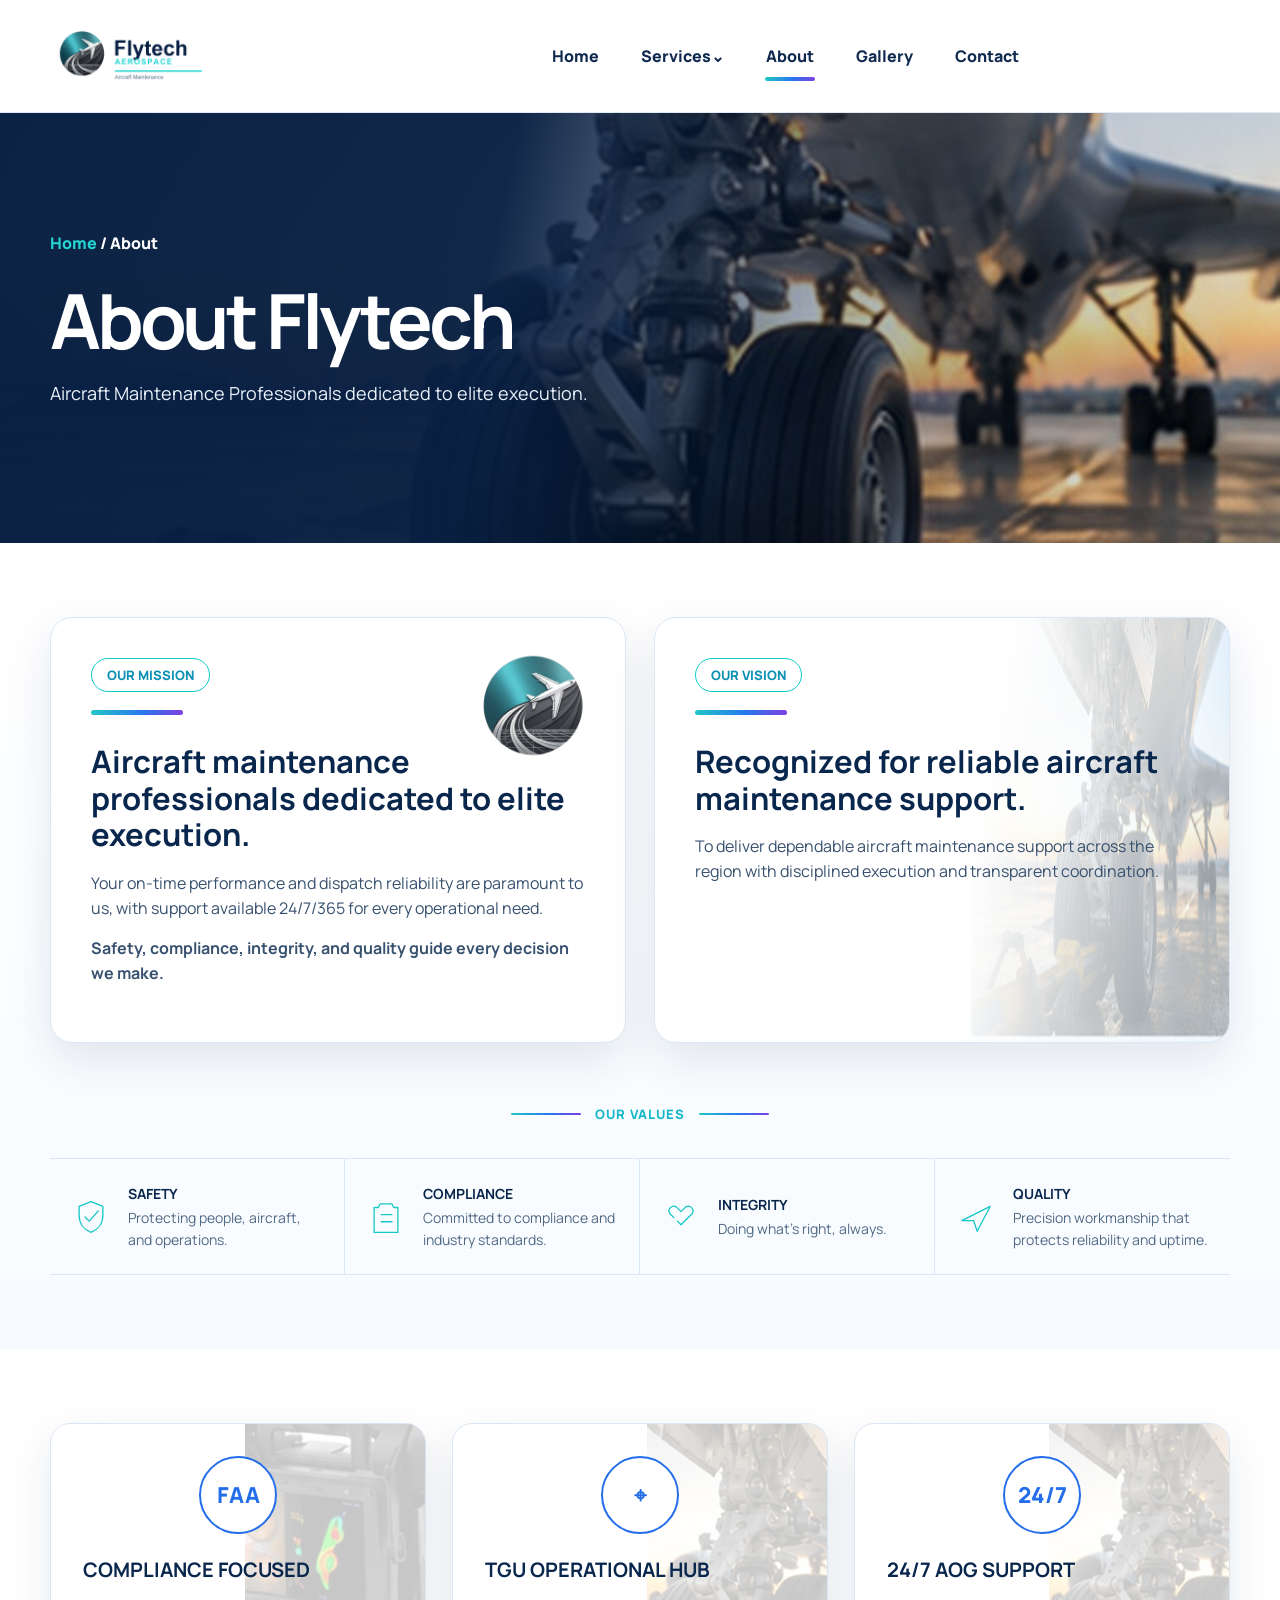
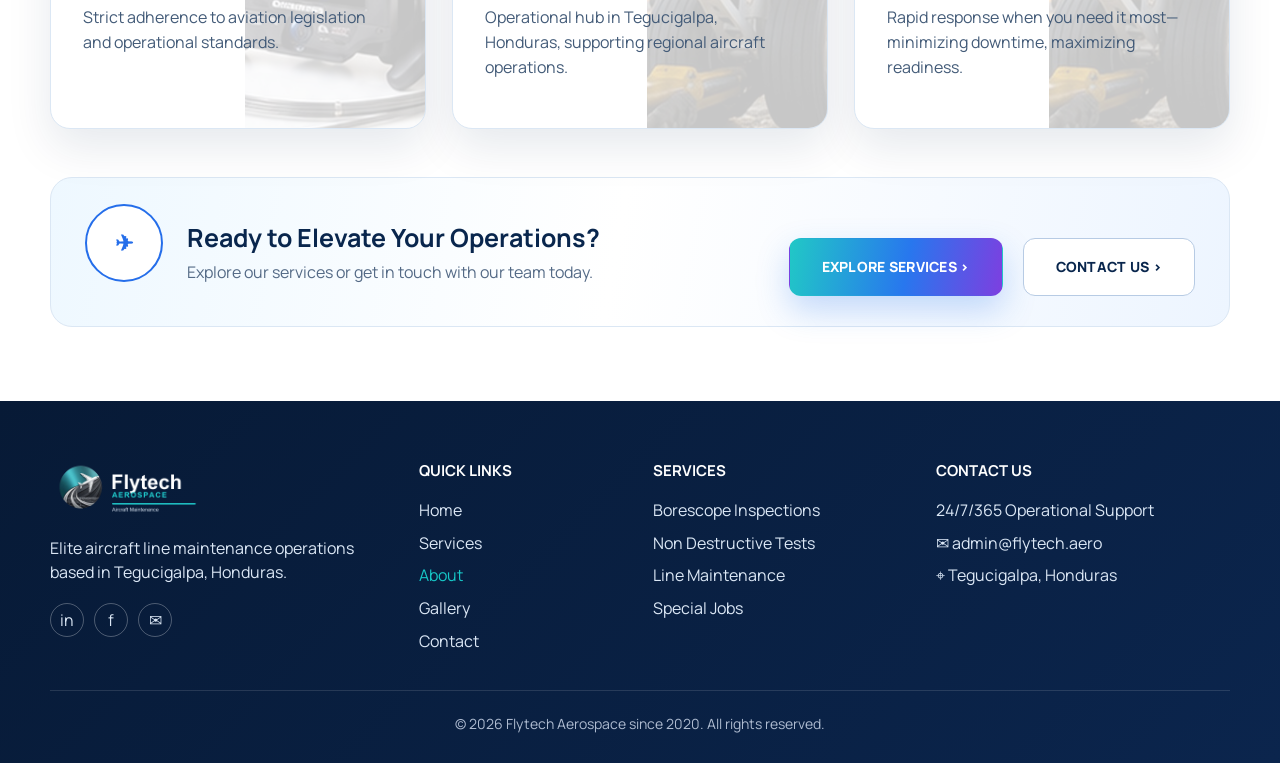
<file: Flytech_new/about.html>
<!doctype html><html lang="en"><head><meta charset="utf-8"><meta name="viewport" content="width=device-width,initial-scale=1"><title>About | Flytech</title><link rel="preconnect" href="https://fonts.googleapis.com"><link rel="preconnect" href="https://fonts.gstatic.com" crossorigin><link href="https://fonts.googleapis.com/css2?family=Manrope:wght@400;600;700;800;900&display=swap" rel="stylesheet"><link rel="icon" type="image/png" sizes="32x32" href="assets/img/favicon-32x32.png"><link rel="icon" type="image/png" sizes="16x16" href="assets/img/favicon-16x16.png"><link rel="apple-touch-icon" sizes="180x180" href="assets/img/apple-touch-icon.png"><link rel="shortcut icon" href="assets/img/favicon.ico"><link rel="manifest" href="site.webmanifest"><link rel="stylesheet" href="assets/css/styles.css"></head><body>
<header class="header"><div class="container nav"><a href="index.html" class="brand"><img src="assets/img/logo-full.png" alt="Flytech"></a><nav class="nav-links"><a href="index.html">Home</a><a href="services.html">Services⌄</a><a class="active" href="about.html">About</a><a href="gallery.html">Gallery</a><a href="contact.html">Contact</a></nav><button class="menu-toggle">☰</button></div></header>
<main><section class="page-hero"><div class="container"><div class="breadcrumb"><span>Home</span> / About</div><h1>About Flytech</h1><p>Aircraft Maintenance Professionals dedicated to elite execution.</p></div></section>
<section class="section section-soft"><div class="container"><div class="about-grid"><article class="about-card"><span class="eyebrow">Our Mission</span><img class="logo-watermark" src="assets/img/logo-symbol.png" alt=""><div class="accent-line"></div><h2>Aircraft maintenance professionals dedicated to elite execution.</h2><p>Your on-time performance and dispatch reliability are paramount to us, with support available 24/7/365 for every operational need.</p><p><strong>Safety, compliance, integrity, and quality guide every decision we make.</strong></p></article><article class="about-card vision"><span class="eyebrow">Our Vision</span><div class="accent-line"></div><h2>Recognized for reliable aircraft maintenance support.</h2><p>To deliver dependable aircraft maintenance support across the region with disciplined execution and transparent coordination.</p></article></div><div class="section-heading" style="margin-top:54px"><span class="overline">Our Values</span></div><div class="values-row"><article class="value-mini"><svg class="svg-icon small" viewBox="0 0 64 64"><path d="M32 6 52 14v15c0 14-8.3 24.5-20 29C20.3 53.5 12 43 12 29V14l20-8Z"/><path d="m22 32 7 7 15-17"/></svg><div><h3>Safety</h3><p>Protecting people, aircraft, and operations.</p></div></article><article class="value-mini"><svg class="svg-icon small" viewBox="0 0 64 64"><path d="M22 10h20l3 6h7v42H12V16h7l3-6Z"/><path d="M24 28h18M24 40h18"/></svg><div><h3>Compliance</h3><p>Committed to compliance and industry standards.</p></div></article><article class="value-mini"><svg class="svg-icon small" viewBox="0 0 64 64"><path d="M20 33 13 26a8 8 0 0 1 11-11l8 8 8-8a8 8 0 0 1 11 11L32 45l-6-6"/></svg><div><h3>Integrity</h3><p>Doing what’s right, always.</p></div></article><article class="value-mini"><svg class="svg-icon small" viewBox="0 0 64 64"><path d="M8 38 56 14 34 56l-6-18-20 0Z"/></svg><div><h3>Quality</h3><p>Precision workmanship that protects reliability and uptime.</p></div></article></div></div></section>
<section class="section"><div class="container"><div class="support-grid"><article class="support-card faa"><div class="round-symbol">FAA</div><h3>Compliance Focused</h3><p>Strict adherence to aviation legislation and operational standards.</p></article><article class="support-card miami"><div class="round-symbol">⌖</div><h3>TGU Operational Hub</h3><p>Operational hub in Tegucigalpa, Honduras, supporting regional aircraft operations.</p></article><article class="support-card aog"><div class="round-symbol">24/7</div><h3>24/7 AOG Support</h3><p>Rapid response when you need it most—minimizing downtime, maximizing readiness.</p></article></div><div class="cta-band"><div class="cta-copy"><div class="round-symbol">✈</div><div><h3>Ready to Elevate Your Operations?</h3><p>Explore our services or get in touch with our team today.</p></div></div><div class="cta-actions"><a class="btn btn-primary" href="services.html">Explore Services ›</a><a class="btn btn-light" href="contact.html">Contact Us ›</a></div></div></div></section></main>
<footer class="footer"><div class="container"><div class="footer-grid"><div><img class="footer-logo" src="assets/img/logo-full-white.png" alt="Flytech"><p>Elite aircraft line maintenance operations based in Tegucigalpa, Honduras.</p><div class="social"><a>in</a><a>f</a><a>✉</a></div></div><div><h4>Quick Links</h4><ul><li><a href="index.html">Home</a></li><li><a href="services.html">Services</a></li><li><a class="active" href="about.html">About</a></li><li><a href="gallery.html">Gallery</a></li><li><a href="contact.html">Contact</a></li></ul></div><div><h4>Services</h4><ul><li>Borescope Inspections</li><li>Non Destructive Tests</li><li>Line Maintenance</li><li>Special Jobs</li></ul></div><div><h4>Contact Us</h4><ul><li>24/7/365 Operational Support</li><li>✉ admin@flytech.aero</li><li>⌖ Tegucigalpa, Honduras</li></ul></div></div><div class="copyright">© 2026 Flytech Aerospace since 2020. All rights reserved.</div></div></footer><script src="assets/js/main.js"></script></body></html>
</file>
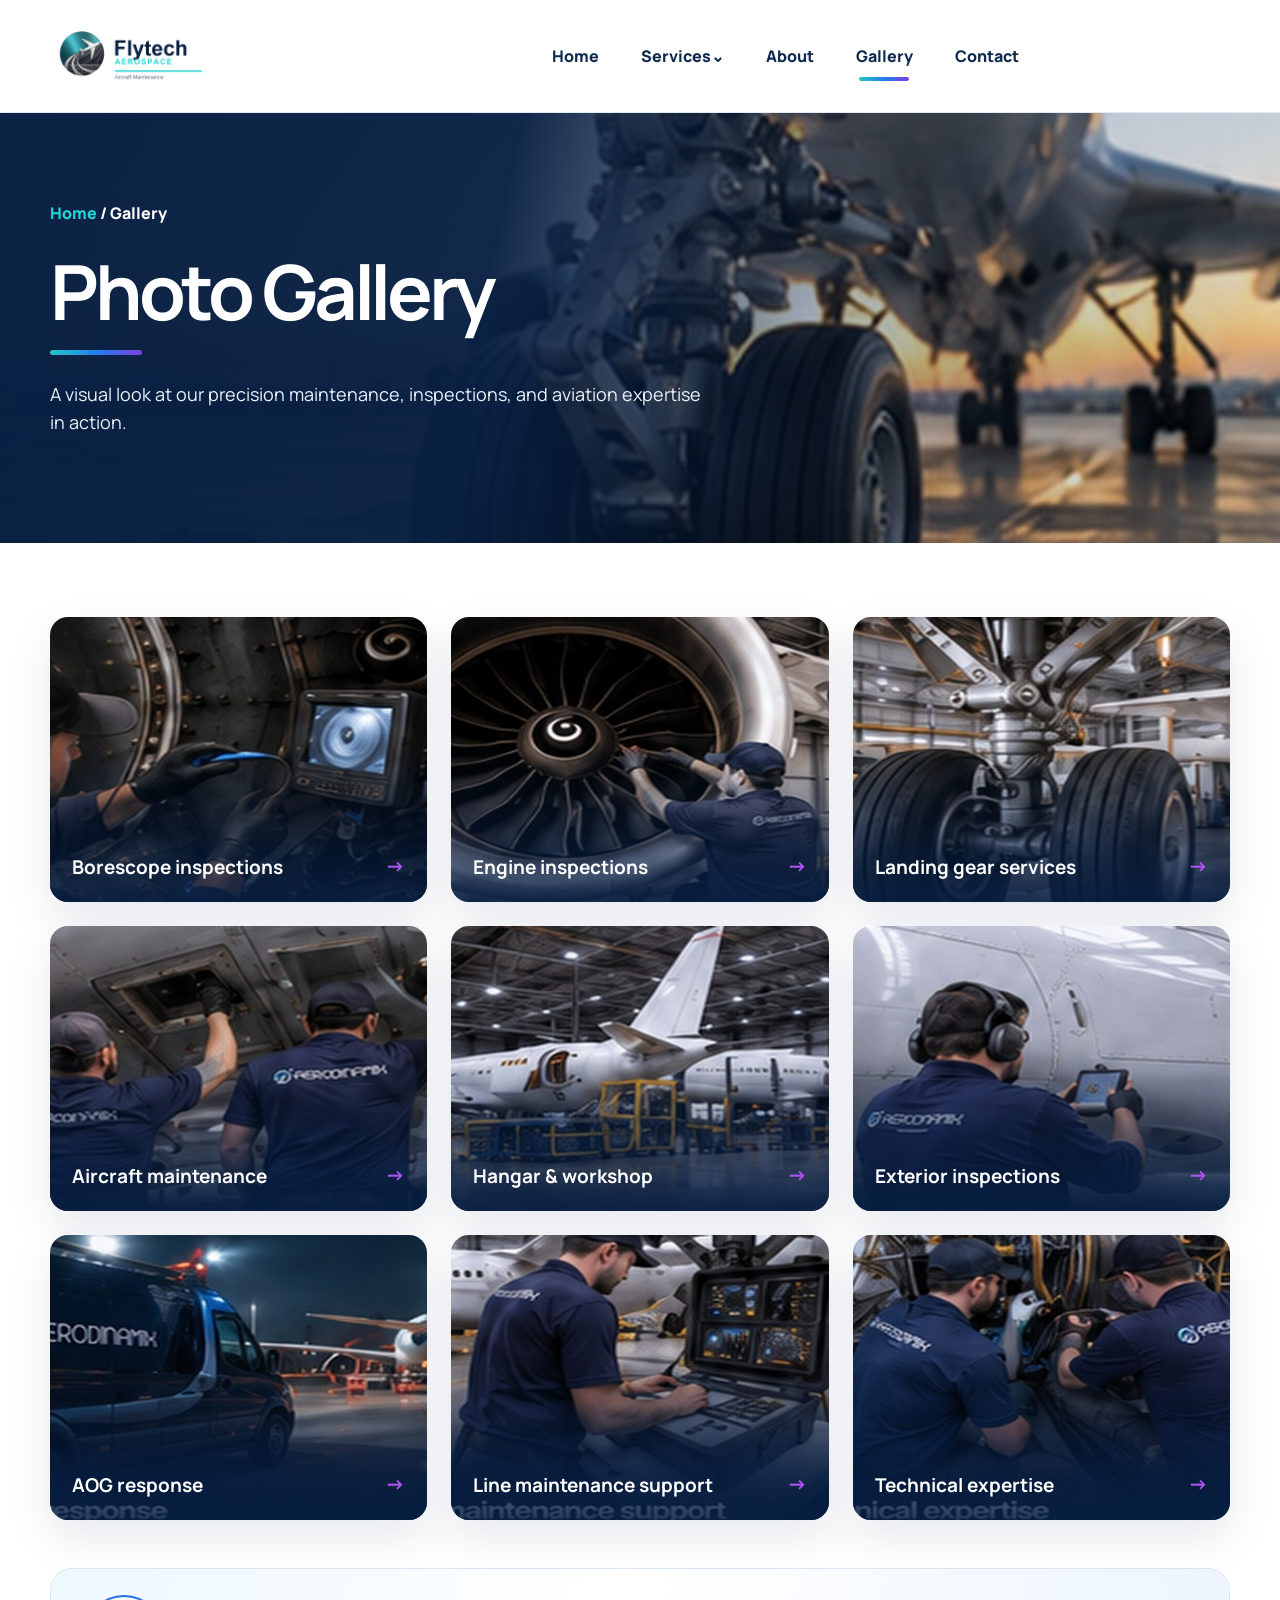
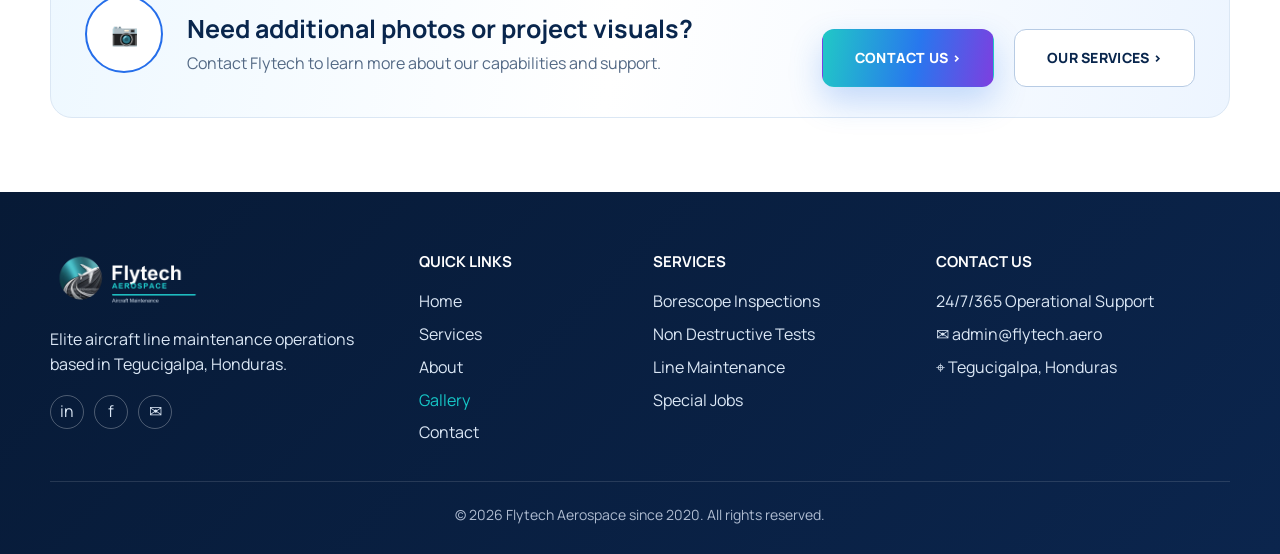
<file: Flytech_new/gallery.html>
<!doctype html><html lang="en"><head><meta charset="utf-8"><meta name="viewport" content="width=device-width,initial-scale=1"><title>Gallery | Flytech</title><link rel="preconnect" href="https://fonts.googleapis.com"><link rel="preconnect" href="https://fonts.gstatic.com" crossorigin><link href="https://fonts.googleapis.com/css2?family=Manrope:wght@400;600;700;800;900&display=swap" rel="stylesheet"><link rel="icon" type="image/png" sizes="32x32" href="assets/img/favicon-32x32.png"><link rel="icon" type="image/png" sizes="16x16" href="assets/img/favicon-16x16.png"><link rel="apple-touch-icon" sizes="180x180" href="assets/img/apple-touch-icon.png"><link rel="shortcut icon" href="assets/img/favicon.ico"><link rel="manifest" href="site.webmanifest"><link rel="stylesheet" href="assets/css/styles.css"></head><body>
<header class="header"><div class="container nav"><a href="index.html" class="brand"><img src="assets/img/logo-full.png" alt="Flytech"></a><nav class="nav-links"><a href="index.html">Home</a><a href="services.html">Services⌄</a><a href="about.html">About</a><a class="active" href="gallery.html">Gallery</a><a href="contact.html">Contact</a></nav><button class="menu-toggle">☰</button></div></header>
<main><section class="page-hero"><div class="container"><div class="breadcrumb"><span>Home</span> / Gallery</div><h1>Photo Gallery</h1><div class="accent-line"></div><p>A visual look at our precision maintenance, inspections, and aviation expertise in action.</p></div></section>
<section class="section"><div class="container"><div class="gallery-grid"><article class="gallery-card" style="background-image:url('assets/img/gallery-1.jpg')"><h3>Borescope inspections</h3><span class="arrow">→</span></article><article class="gallery-card" style="background-image:url('assets/img/gallery-2.jpg')"><h3>Engine inspections</h3><span class="arrow">→</span></article><article class="gallery-card" style="background-image:url('assets/img/gallery-3.jpg')"><h3>Landing gear services</h3><span class="arrow">→</span></article><article class="gallery-card" style="background-image:url('assets/img/gallery-4.jpg')"><h3>Aircraft maintenance</h3><span class="arrow">→</span></article><article class="gallery-card" style="background-image:url('assets/img/gallery-5.jpg')"><h3>Hangar & workshop</h3><span class="arrow">→</span></article><article class="gallery-card" style="background-image:url('assets/img/gallery-6.jpg')"><h3>Exterior inspections</h3><span class="arrow">→</span></article><article class="gallery-card" style="background-image:url('assets/img/gallery-7.jpg')"><h3>AOG response</h3><span class="arrow">→</span></article><article class="gallery-card" style="background-image:url('assets/img/gallery-8.jpg')"><h3>Line maintenance support</h3><span class="arrow">→</span></article><article class="gallery-card" style="background-image:url('assets/img/gallery-9.jpg')"><h3>Technical expertise</h3><span class="arrow">→</span></article></div><div class="cta-band"><div class="cta-copy"><div class="round-symbol">📷</div><div><h3>Need additional photos or project visuals?</h3><p>Contact Flytech to learn more about our capabilities and support.</p></div></div><div class="cta-actions"><a class="btn btn-primary" href="contact.html">Contact Us ›</a><a class="btn btn-light" href="services.html">Our Services ›</a></div></div></div></section></main>
<footer class="footer"><div class="container"><div class="footer-grid"><div><img class="footer-logo" src="assets/img/logo-full-white.png" alt="Flytech"><p>Elite aircraft line maintenance operations based in Tegucigalpa, Honduras.</p><div class="social"><a>in</a><a>f</a><a>✉</a></div></div><div><h4>Quick Links</h4><ul><li><a href="index.html">Home</a></li><li><a href="services.html">Services</a></li><li><a href="about.html">About</a></li><li><a class="active" href="gallery.html">Gallery</a></li><li><a href="contact.html">Contact</a></li></ul></div><div><h4>Services</h4><ul><li>Borescope Inspections</li><li>Non Destructive Tests</li><li>Line Maintenance</li><li>Special Jobs</li></ul></div><div><h4>Contact Us</h4><ul><li>24/7/365 Operational Support</li><li>✉ admin@flytech.aero</li><li>⌖ Tegucigalpa, Honduras</li></ul></div></div><div class="copyright">© 2026 Flytech Aerospace since 2020. All rights reserved.</div></div></footer><script src="assets/js/main.js"></script></body></html>
</file>
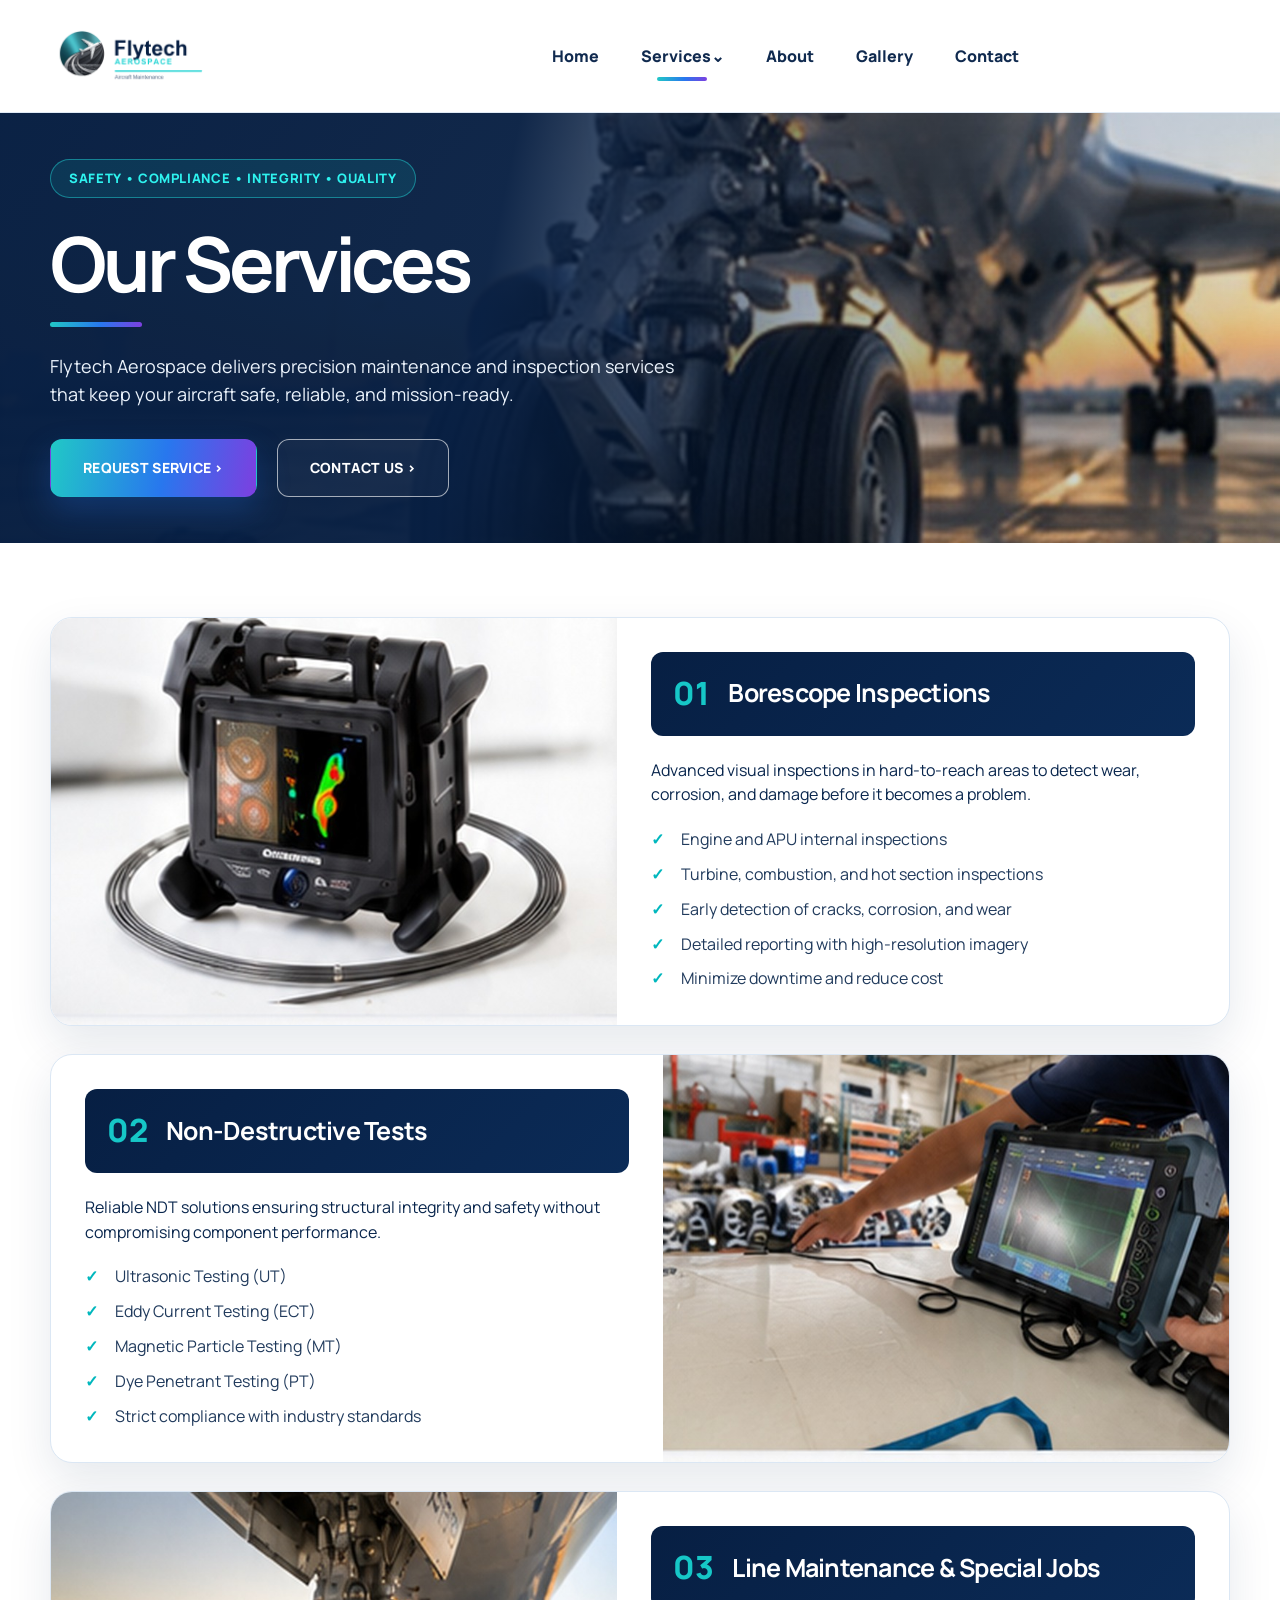
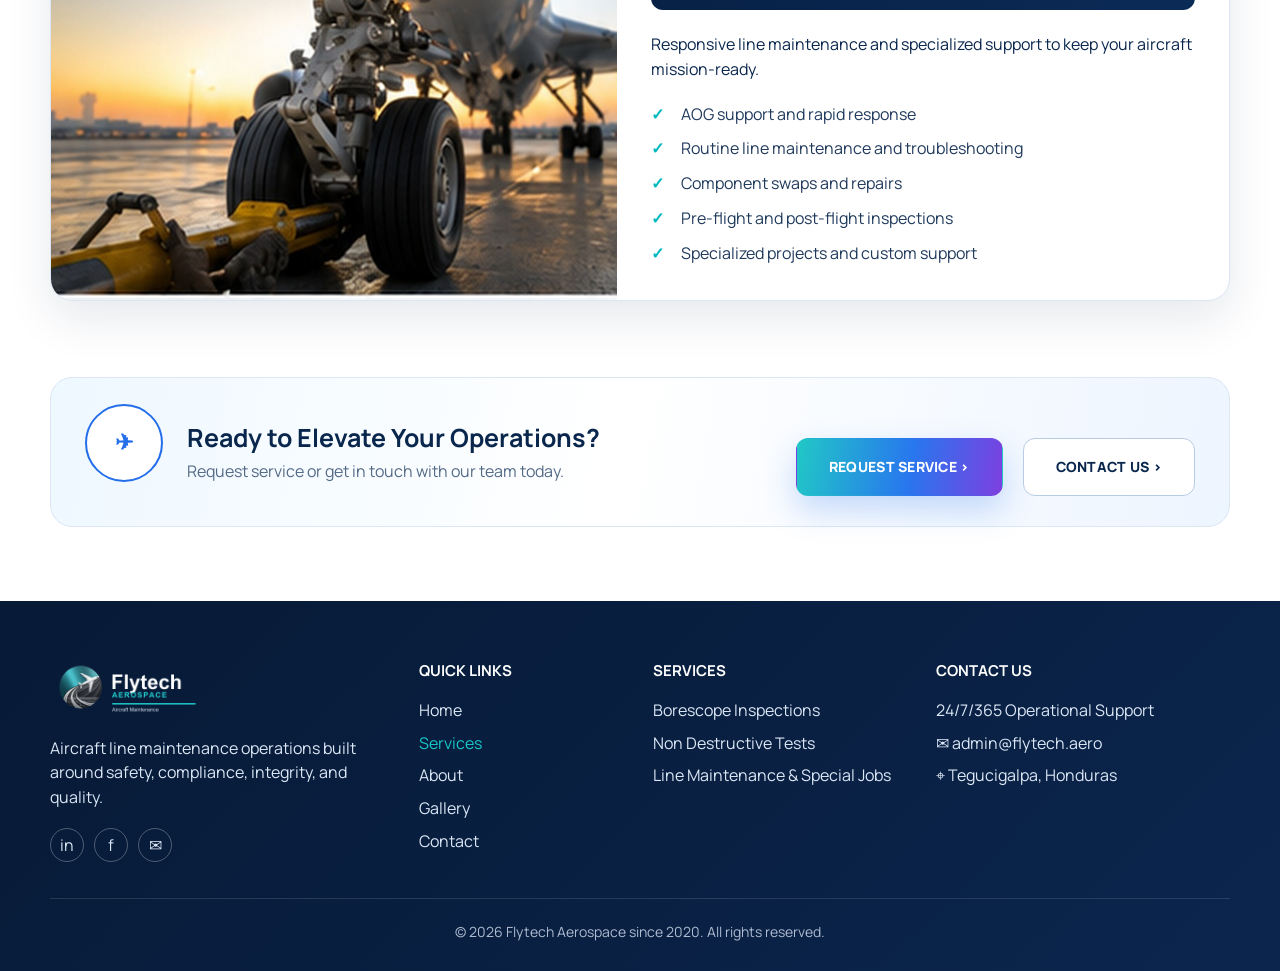
<file: Flytech_new/services.html>
<!doctype html><html lang="en"><head><meta charset="utf-8"><meta name="viewport" content="width=device-width,initial-scale=1"><title>Services | Flytech</title><link rel="preconnect" href="https://fonts.googleapis.com"><link rel="preconnect" href="https://fonts.gstatic.com" crossorigin><link href="https://fonts.googleapis.com/css2?family=Manrope:wght@400;600;700;800;900&display=swap" rel="stylesheet"><link rel="icon" type="image/png" sizes="32x32" href="assets/img/favicon-32x32.png"><link rel="icon" type="image/png" sizes="16x16" href="assets/img/favicon-16x16.png"><link rel="apple-touch-icon" sizes="180x180" href="assets/img/apple-touch-icon.png"><link rel="shortcut icon" href="assets/img/favicon.ico"><link rel="manifest" href="site.webmanifest"><link rel="stylesheet" href="assets/css/styles.css"></head><body>
<header class="header"><div class="container nav"><a href="index.html" class="brand"><img src="assets/img/logo-full.png" alt="Flytech"></a><nav class="nav-links"><a href="index.html">Home</a><a class="active" href="services.html">Services⌄</a><a href="about.html">About</a><a href="gallery.html">Gallery</a><a href="contact.html">Contact</a></nav><button class="menu-toggle">☰</button></div></header>
<main><section class="page-hero"><div class="container"><span class="pill">Safety • Compliance • Integrity • Quality</span><h1>Our Services</h1><div class="accent-line"></div><p>Flytech Aerospace delivers precision maintenance and inspection services that keep your aircraft safe, reliable, and mission-ready.</p><div class="hero-actions"><a class="btn btn-primary" href="contact.html">Request Service ›</a><a class="btn btn-outline" href="contact.html">Contact Us ›</a></div></div></section>
<section class="section"><div class="container service-list"><article class="service-row"><div class="service-img" style="background-image:url('assets/img/service-borescope.jpg')"></div><div class="service-body"><div class="service-title"><span>01</span><h2>Borescope Inspections</h2></div><p>Advanced visual inspections in hard-to-reach areas to detect wear, corrosion, and damage before it becomes a problem.</p><ul class="checks"><li>Engine and APU internal inspections</li><li>Turbine, combustion, and hot section inspections</li><li>Early detection of cracks, corrosion, and wear</li><li>Detailed reporting with high-resolution imagery</li><li>Minimize downtime and reduce cost</li></ul></div></article><article class="service-row"><div class="service-img" style="background-image:url('assets/img/service-ndt.jpg')"></div><div class="service-body"><div class="service-title"><span>02</span><h2>Non-Destructive Tests</h2></div><p>Reliable NDT solutions ensuring structural integrity and safety without compromising component performance.</p><ul class="checks"><li>Ultrasonic Testing (UT)</li><li>Eddy Current Testing (ECT)</li><li>Magnetic Particle Testing (MT)</li><li>Dye Penetrant Testing (PT)</li><li>Strict compliance with industry standards</li></ul></div></article><article class="service-row"><div class="service-img" style="background-image:url('assets/img/service-line.jpg')"></div><div class="service-body"><div class="service-title"><span>03</span><h2>Line Maintenance & Special Jobs</h2></div><p>Responsive line maintenance and specialized support to keep your aircraft mission-ready.</p><ul class="checks"><li>AOG support and rapid response</li><li>Routine line maintenance and troubleshooting</li><li>Component swaps and repairs</li><li>Pre-flight and post-flight inspections</li><li>Specialized projects and custom support</li></ul></div></article><div class="cta-band"><div class="cta-copy"><div class="round-symbol">✈</div><div><h3>Ready to Elevate Your Operations?</h3><p>Request service or get in touch with our team today.</p></div></div><div class="cta-actions"><a class="btn btn-primary" href="contact.html">Request Service ›</a><a class="btn btn-light" href="contact.html">Contact Us ›</a></div></div></div></section></main>
<footer class="footer"><div class="container"><div class="footer-grid"><div><img class="footer-logo" src="assets/img/logo-full-white.png" alt="Flytech"><p>Aircraft line maintenance operations built around safety, compliance, integrity, and quality.</p><div class="social"><a>in</a><a>f</a><a>✉</a></div></div><div><h4>Quick Links</h4><ul><li><a href="index.html">Home</a></li><li><a class="active" href="services.html">Services</a></li><li><a href="about.html">About</a></li><li><a href="gallery.html">Gallery</a></li><li><a href="contact.html">Contact</a></li></ul></div><div><h4>Services</h4><ul><li>Borescope Inspections</li><li>Non Destructive Tests</li><li>Line Maintenance & Special Jobs</li></ul></div><div><h4>Contact Us</h4><ul><li>24/7/365 Operational Support</li><li>✉ admin@flytech.aero</li><li>⌖ Tegucigalpa, Honduras</li></ul></div></div><div class="copyright">© 2026 Flytech Aerospace since 2020. All rights reserved.</div></div></footer><script src="assets/js/main.js"></script></body></html>
</file>
<file: assets/css/styles.css>
:root{
  --navy:#16222c;
  --navy-2:#23313c;
  --ink:#202833;
  --muted:#586675;
  --line:#d7dee6;
  --soft:#f6f8fa;
  --teal:#43beca;
  --blue:#2f7d8d;
  --purple:#4d545d;
  --gradient:linear-gradient(100deg,#51c8d0 0%,#2f7d8d 54%,#373d46 100%);
  --shadow:0 18px 45px rgba(32,40,51,.10);
  --radius:22px;
}
*{box-sizing:border-box}
html{scroll-behavior:smooth}
body{margin:0;font-family:'Manrope','Inter','Segoe UI',Arial,sans-serif;color:var(--ink);background:#fff;line-height:1.55}
a{color:inherit;text-decoration:none}img{max-width:100%;display:block}.container{width:min(1180px,calc(100% - 64px));margin-inline:auto}.section{padding:74px 0}.section-soft{background:linear-gradient(180deg,#fff 0%,#f7fbff 100%)}
.header{position:sticky;top:0;z-index:100;background:rgba(255,255,255,.96);backdrop-filter:blur(16px);border-bottom:1px solid rgba(219,231,244,.85)}
.nav{min-height:136px;display:grid;grid-template-columns:190px 1fr;gap:30px;align-items:center}.brand{display:flex;align-items:center}.brand img{width:168px;max-height:128px;object-fit:contain;object-position:left center}.nav-links{justify-self:center;display:flex;align-items:center;gap:42px;font-weight:900;color:#102a4f;font-size:16px}.nav-links a{position:relative;padding:13px 0;white-space:nowrap}.nav-links a.active:after,.nav-links a:hover:after{content:"";position:absolute;left:50%;bottom:0;transform:translateX(-50%);width:50px;height:4px;border-radius:999px;background:var(--gradient)}.menu-toggle{display:none;justify-self:end;width:46px;height:42px;border:0;border-radius:12px;background:#eef6ff;color:var(--navy);font-size:22px;font-weight:900}
/* Icons */
.svg-icon{width:58px;height:58px;stroke:var(--teal);stroke-width:2.2;fill:none;stroke-linecap:round;stroke-linejoin:round;flex:0 0 auto}.svg-icon.small{width:38px;height:38px}.round-symbol{width:78px;height:78px;border:2px solid var(--blue);border-radius:50%;display:grid;place-items:center;color:var(--blue);font-weight:900;font-size:22px;margin:0 auto 18px;background:#fff}.mini-icon{width:68px;height:68px;border-radius:50%;display:grid;place-items:center;background:#f3f8f9;border:1px solid var(--line);font-size:32px;color:var(--blue)}
/* Hero */
.hero,.page-hero{position:relative;overflow:hidden;background:var(--navy)}.hero{min-height:650px}.hero:before,.page-hero:before{content:"";position:absolute;inset:0;background:url('../img/hero-aircraft.jpg') center right/cover no-repeat}.hero:after,.page-hero:after{content:"";position:absolute;inset:0;background:linear-gradient(102deg,rgba(22,34,44,.98) 0%,rgba(22,34,44,.96) 38%,rgba(22,34,44,.38) 64%,rgba(22,34,44,.10) 100%)}.hero .container,.page-hero .container{position:relative;z-index:2;color:#fff}.hero-content{max-width:640px;padding:88px 0 70px}.pill{display:inline-flex;align-items:center;gap:8px;color:#72d8df;background:rgba(67,190,202,.13);border:1px solid rgba(81,200,208,.45);padding:8px 18px;border-radius:999px;font-weight:900;text-transform:uppercase;letter-spacing:.05em;font-size:13px}.hero h1,.page-hero h1{font-size:clamp(48px,6.6vw,78px);line-height:1.03;letter-spacing:-.055em;margin:26px 0 20px}.page-hero h1{font-size:clamp(48px,6vw,76px)}.accent-line{width:92px;height:5px;background:var(--gradient);border-radius:99px;margin:18px 0 28px}.hero p,.page-hero p{font-size:18px;max-width:660px;color:#edf4f6}.hero-actions,.cta-actions{display:flex;gap:20px;flex-wrap:wrap;margin-top:30px}.btn{display:inline-flex;align-items:center;justify-content:center;gap:12px;min-height:58px;padding:0 32px;border-radius:12px;font-weight:950;text-transform:uppercase;letter-spacing:.02em;font-size:14px;border:1px solid transparent;transition:.22s ease}.btn-primary{color:#fff;background:var(--gradient);box-shadow:0 14px 32px rgba(47,125,141,.25)}.btn-outline{color:#fff;border-color:rgba(255,255,255,.62);background:rgba(255,255,255,.035)}.btn-light{color:var(--ink);border-color:#becad5;background:#fff}.btn:hover{transform:translateY(-2px)}
.trust-strip{background:#fff;border-bottom:1px solid var(--line)}.trust-grid{display:grid;grid-template-columns:repeat(3,1fr);gap:0}.trust-item{display:flex;align-items:center;gap:24px;padding:36px 32px;border-right:1px solid var(--line)}.trust-item:last-child{border-right:0}.trust-item h3{font-size:17px;text-transform:uppercase;margin:0 0 4px}.trust-item p{margin:0;color:#516986}
.section-heading{text-align:center;margin-bottom:34px}.overline{display:inline-flex;align-items:center;gap:14px;color:var(--blue);font-weight:950;text-transform:uppercase;letter-spacing:.08em;font-size:13px}.overline:before,.overline:after{content:"";width:70px;height:2px;background:var(--gradient);border-radius:99px}.section-heading h2{font-size:clamp(30px,4vw,44px);line-height:1.08;letter-spacing:-.04em;margin:10px 0 0}.cards-grid{display:grid;grid-template-columns:repeat(4,1fr);gap:26px}.info-card{background:#fff;border:1px solid var(--line);border-radius:18px;padding:32px 24px;text-align:center;box-shadow:var(--shadow);min-height:260px}.info-card h3{text-transform:uppercase;font-size:17px;margin:0 0 10px}.info-card p{color:#445d7b;margin:0}.process{background:#fbfdff}.timeline{display:grid;grid-template-columns:repeat(4,1fr);gap:24px;position:relative;margin-top:34px}.timeline:before{content:"";position:absolute;top:28px;left:10%;right:7%;border-top:2px dashed var(--blue)}.step{text-align:center;position:relative;background:#fbfdff}.step-num{position:relative;z-index:1;width:58px;height:58px;border:2px solid var(--blue);border-radius:50%;margin:0 auto 18px;background:#fff;display:grid;place-items:center;color:var(--teal);font-weight:950;font-size:18px}.step h3{font-size:15px;text-transform:uppercase;margin:0 0 8px}.step p{font-size:14px;color:#4f6380;margin:0}.cta-band{margin-top:48px;background:linear-gradient(100deg,#f2f8f9,#fff 48%,#f0f3f5);border:1px solid var(--line);border-radius:22px;padding:26px 34px;display:flex;align-items:center;justify-content:space-between;gap:28px}.cta-copy{display:flex;align-items:center;gap:24px}.cta-copy h3{margin:0;font-size:25px}.cta-copy p{margin:2px 0 0;color:#546a86}
/* Page hero */
.page-hero{min-height:430px;display:flex;align-items:center}.breadcrumb{font-weight:900;margin-bottom:18px}.breadcrumb span{color:var(--teal)}.page-hero .accent-line{margin:16px 0 26px}
/* Services */
.service-list{display:grid;gap:28px}.service-row{display:grid;grid-template-columns:1fr 1.08fr;background:#fff;border:1px solid var(--line);border-radius:22px;overflow:hidden;box-shadow:var(--shadow)}.service-row:nth-child(even){grid-template-columns:1.08fr 1fr}.service-row:nth-child(even) .service-img{order:2}.service-img{min-height:330px;background-size:cover;background-position:center}.service-body{padding:34px}.service-title{display:flex;align-items:center;gap:18px;background:linear-gradient(135deg,var(--navy),var(--navy-2));color:#fff;border-radius:12px;padding:17px 22px;margin-bottom:22px}.service-title span{font-size:32px;color:var(--teal);font-weight:950}.service-title h2{margin:0;font-size:25px;letter-spacing:-.03em}.checks{list-style:none;padding:0;margin:20px 0 0;display:grid;gap:10px}.checks li{position:relative;padding-left:30px;color:#203a5c}.checks li:before{content:"✓";position:absolute;left:0;top:0;color:var(--blue);font-weight:950}
/* About */
.about-grid{display:grid;grid-template-columns:1fr 1fr;gap:28px}.about-card{background:#fff;border:1px solid var(--line);border-radius:22px;padding:40px;box-shadow:var(--shadow);min-height:330px;position:relative;overflow:hidden}.about-card h2{font-size:31px;line-height:1.18;margin:18px 0 18px}.about-card p{color:#38516f}.about-card .logo-watermark{position:absolute;right:34px;top:34px;width:118px;opacity:.92}.about-card.vision{background:linear-gradient(100deg,#fff 0%,#fff 55%,rgba(237,244,245,.64)), url('../img/service-line.jpg') right center/45% 100% no-repeat}.eyebrow{display:inline-flex;border:1px solid var(--teal);color:var(--blue);border-radius:999px;padding:6px 15px;font-weight:950;text-transform:uppercase;font-size:13px}.values-row{display:grid;grid-template-columns:repeat(4,1fr);gap:0;border-top:1px solid var(--line);border-bottom:1px solid var(--line);margin-top:24px}.value-mini{display:flex;align-items:center;gap:18px;padding:24px 22px;border-right:1px solid var(--line)}.value-mini:last-child{border-right:0}.value-mini h3{font-size:14px;text-transform:uppercase;margin:0 0 2px}.value-mini p{font-size:14px;color:#516985;margin:0}.support-grid{display:grid;grid-template-columns:repeat(3,1fr);gap:26px}.support-card{min-height:260px;border:1px solid var(--line);border-radius:20px;background:#fff;box-shadow:var(--shadow);padding:32px;overflow:hidden;position:relative}.support-card:after{content:"";position:absolute;inset:0 0 0 auto;width:48%;opacity:.22;background-size:cover;background-position:center}.support-card.faa:after{background-image:url('../img/about-faa.jpg')}.support-card.miami:after{background-image:url('../img/about-miami.jpg')}.support-card.aog:after{background-image:url('../img/about-aog.jpg')}.support-card>*{position:relative;z-index:1}.support-card h3{font-size:20px;text-transform:uppercase}.support-card p{color:#435b78}
/* Gallery */
.gallery-grid{display:grid;grid-template-columns:repeat(3,1fr);gap:24px}.gallery-card{height:285px;border-radius:18px;overflow:hidden;position:relative;box-shadow:var(--shadow);background-size:cover;background-position:center}.gallery-card:after{content:"";position:absolute;inset:45% 0 0;background:linear-gradient(transparent,rgba(7,31,67,.88))}.gallery-card h3{position:absolute;left:22px;right:22px;bottom:20px;color:#fff;z-index:1;font-size:19px;margin:0}.gallery-card .arrow{display:none}
/* Contact */
.contact-grid{display:grid;grid-template-columns:.86fr 1.15fr;gap:36px}.contact-list{display:grid;gap:20px}.contact-card{display:flex;gap:24px;align-items:center;background:#fff;border:1px solid var(--line);box-shadow:var(--shadow);border-radius:20px;padding:28px}.contact-card h3{margin:0 0 4px;text-transform:uppercase}.contact-card p{margin:0;color:#475f7c}.form-card{background:#fff;border:1px solid var(--line);box-shadow:var(--shadow);border-radius:22px;padding:42px}.form-card h2{font-size:30px;margin:0 0 8px;text-transform:uppercase}.form-card p{color:#506681}.form-grid{display:grid;gap:16px;margin-top:24px}.form-control{width:100%;border:1px solid #cfdced;border-radius:12px;min-height:58px;padding:0 18px;font:inherit;color:var(--ink);background:#fff}textarea.form-control{padding-top:16px;min-height:150px;resize:vertical}.form-control:focus{outline:3px solid rgba(34,212,198,.18);border-color:var(--teal)}
.presence-panel{margin-top:48px;background:#fff;border:1px solid var(--line);box-shadow:var(--shadow);border-radius:22px;padding:34px}.presence-panel .section-heading{margin-bottom:24px}.presence-grid{display:grid;grid-template-columns:.86fr 1.15fr;gap:28px;align-items:stretch}.airport-list{display:grid;gap:14px;align-content:start;max-height:620px;overflow-y:auto;padding-right:8px;scrollbar-width:thin}.airport-item{width:100%;display:flex;align-items:center;gap:16px;text-align:left;border:1px solid var(--line);background:#f8fbff;color:var(--ink);border-radius:16px;padding:16px 18px;cursor:pointer;font:inherit;transition:.2s ease}.airport-item span{width:54px;height:54px;border-radius:50%;display:grid;place-items:center;flex:0 0 auto;background:#fff;border:1px solid #cfdfe2;color:var(--blue);font-weight:950}.airport-item strong{font-size:15px}.airport-item:hover,.airport-item.selected{border-color:var(--teal);background:#eefbff;transform:translateY(-1px)}#airport-map{height:100%;min-height:430px;border:1px solid var(--line);border-radius:18px;overflow:hidden;z-index:0;background:#eef3f8}.google-style-marker{background:transparent;border:0}.google-style-marker span{position:relative;display:block;width:28px;height:28px;background:var(--blue);border:3px solid #fff;border-radius:50% 50% 50% 0;transform:rotate(-45deg);box-shadow:0 4px 10px rgba(32,40,51,.28)}.google-style-marker span:after{content:"";position:absolute;left:50%;top:50%;width:9px;height:9px;background:#fff;border-radius:50%;transform:translate(-50%,-50%)}.leaflet-control-zoom a{font-weight:900;color:#334155}.leaflet-popup-content-wrapper{border-radius:10px;box-shadow:0 12px 30px rgba(15,23,42,.18)}/* Footer */
.footer{background:linear-gradient(135deg,#151d25,#23313c);color:#fff;padding:58px 0 28px}.footer-grid{display:grid;grid-template-columns:1.35fr .8fr 1fr 1.2fr;gap:38px;align-items:start}.footer-logo{width:180px;max-height:170px;object-fit:contain;object-position:left center;margin-bottom:16px}.footer h4{text-transform:uppercase;margin:0 0 16px;font-size:15px}.footer a,.footer p,.footer li{color:#dbe7f5}.footer ul{list-style:none;padding:0;margin:0;display:grid;gap:8px}.footer .active{color:var(--teal)}.social{display:flex;gap:10px;margin-top:18px}.social a{width:34px;height:34px;display:grid;place-items:center;border:1px solid rgba(255,255,255,.28);border-radius:50%}.copyright{text-align:center;color:#aebbd0;border-top:1px solid rgba(255,255,255,.12);padding-top:22px;margin-top:36px;font-size:14px}
@media(max-width:980px){.nav{grid-template-columns:1fr auto;min-height:104px}.brand img{width:132px;max-height:98px}.menu-toggle{display:block}.nav-links{position:absolute;left:0;right:0;top:104px;background:#fff;border-bottom:1px solid var(--line);padding:18px 24px;display:none;flex-direction:column;align-items:flex-start;gap:10px}.nav-links.open{display:flex}.hero{min-height:auto}.hero-content{padding:70px 0}.trust-grid,.cards-grid,.timeline,.footer-grid,.about-grid,.values-row,.support-grid,.gallery-grid,.contact-grid,.service-row,.service-row:nth-child(even){grid-template-columns:1fr}.trust-item{border-right:0;border-bottom:1px solid var(--line)}.timeline:before{display:none}.cta-band,.cta-copy{flex-direction:column;align-items:flex-start}.presence-grid{grid-template-columns:1fr}#airport-map{height:360px;min-height:360px}.service-row:nth-child(even) .service-img{order:0}.container{width:min(100% - 32px,1180px)}.page-hero,.hero{min-height:430px}.hero h1,.page-hero h1{font-size:44px}.about-card.vision{background:#fff}.values-row{border:0}.value-mini{border:1px solid var(--line);border-radius:16px;margin-bottom:14px}}

/* ============================================================
   AJUSTE BANNER - OPERATIONAL READINESS / TIMELINE
   Diseño similar al mockup enviado
   ============================================================ */

.process {
  position: relative;
  background: linear-gradient(180deg, #ffffff 0%, #f7fbff 100%);
  padding: 38px 0 46px;
  overflow: hidden;
}

.process .container {
  position: relative;
}

.process .section-heading {
  text-align: center;
  margin-bottom: 34px;
}

.process .overline {
  position: relative;
  display: inline-flex;
  align-items: center;
  justify-content: center;
  gap: 10px;
  color: var(--blue);
  font-size: 11px;
  font-weight: 900;
  text-transform: uppercase;
  letter-spacing: .08em;
  line-height: 1;
}

.process .overline::before,
.process .overline::after {
  content: "";
  width: 95px;
  height: 2px;
  border-radius: 99px;
  background: var(--gradient);
}

.process .section-heading h2 {
  margin: 7px 0 0;
  color: #08244d;
  font-size: clamp(22px, 3vw, 32px);
  font-weight: 900;
  line-height: 1.05;
  letter-spacing: -0.04em;
}

.timeline {
  position: relative;
  display: grid;
  grid-template-columns: repeat(4, 1fr);
  gap: 34px;
  max-width: 1040px;
  margin: 0 auto;
  padding-top: 15px;
}

.timeline::before {
  content: "";
  position: absolute;
  display: block;
  top: 42px;
  left: 7%;
  right: 2.5%;
  height: 2px;
  border-top: 0;
  background-image: linear-gradient(
    90deg,
    var(--blue) 0 9px,
    transparent 9px 18px
  );
  background-size: 18px 2px;
  background-repeat: repeat-x;
  opacity: .85;
}

.timeline::after {
  content: "✈";
  position: absolute;
  top: 25px;
  right: -5px;
  color: var(--purple);
  font-size: 25px;
  line-height: 1;
}

.step {
  position: relative;
  z-index: 2;
  text-align: center;
  background: transparent;
  padding: 0 6px;
}

.step-num {
  position: relative;
  z-index: 3;
  width: 50px;
  height: 50px;
  margin: 0 auto 13px;
  border-radius: 50%;
  background: #ffffff;
  border: 2px solid var(--blue);
  display: grid;
  place-items: center;
  color: #16b8c8;
  font-size: 15px;
  font-weight: 900;
  line-height: 1;
  box-shadow: 0 4px 14px rgba(44, 111, 240, 0.12);
}

.step h3 {
  margin: 0 0 8px;
  color: #08244d;
  font-size: 12px;
  font-weight: 900;
  text-transform: uppercase;
  letter-spacing: .04em;
  line-height: 1.1;
}

.step p {
  max-width: 180px;
  margin: 0 auto;
  color: #536985;
  font-size: 11.5px;
  font-weight: 600;
  line-height: 1.35;
}

@media (max-width: 980px) {
  .process {
    padding: 42px 0;
  }

  .timeline {
    grid-template-columns: 1fr;
    gap: 28px;
    max-width: 420px;
    padding-top: 0;
  }

  .timeline::before {
    display: block;
    top: 0;
    bottom: 0;
    left: 25px;
    right: auto;
    width: 2px;
    height: auto;
    background-image: linear-gradient(
      180deg,
      var(--blue) 0 9px,
      transparent 9px 18px
    );
    background-size: 2px 18px;
    background-repeat: repeat-y;
  }

  .timeline::after {
    top: auto;
    bottom: -8px;
    left: 13px;
    right: auto;
    transform: rotate(90deg);
  }

  .step {
    display: grid;
    grid-template-columns: 58px 1fr;
    column-gap: 18px;
    align-items: start;
    text-align: left;
    padding: 0;
  }

  .step-num {
    margin: 0;
  }

  .step h3 {
    font-size: 13px;
    margin-top: 3px;
  }

  .step p {
    max-width: none;
    margin: 0;
    font-size: 12px;
  }

  .process .overline::before,
  .process .overline::after {
    width: 54px;
  }
}

@media (max-width: 520px) {
  .process .section-heading h2 {
    font-size: 25px;
  }

  .process .overline {
    font-size: 10px;
  }

  .process .overline::before,
  .process .overline::after {
    width: 34px;
  }
}

.career-grid{display:grid;grid-template-columns:repeat(3,1fr);gap:26px;margin-bottom:42px}.career-card{background:#fff;border:1px solid var(--line);border-radius:20px;box-shadow:var(--shadow);padding:30px;text-align:center}.career-card h3{text-transform:uppercase;margin:0 0 10px}.career-card p{color:#475f7c;margin:0}.join-grid{display:grid;grid-template-columns:.82fr 1.18fr;gap:36px;align-items:start}.join-copy{background:#fff;border:1px solid var(--line);border-radius:22px;box-shadow:var(--shadow);padding:38px}.join-copy h2{font-size:31px;line-height:1.15;margin:18px 0}.join-copy p{color:#475f7c}.map-link{display:inline-flex;margin:-8px auto 24px;min-height:44px;align-items:center;justify-content:center;padding:0 20px;border-radius:999px;border:1px solid var(--line);background:#fff;color:var(--blue);font-weight:900;box-shadow:0 10px 24px rgba(32,40,51,.08)}
@media(max-width:980px){.career-grid,.join-grid{grid-template-columns:1fr}}

.resume-upload{min-height:58px;border:1px dashed var(--teal);border-radius:12px;background:#f2fbfc;color:var(--blue);display:flex;align-items:center;justify-content:space-between;gap:18px;padding:0 18px;font-weight:900;cursor:pointer;transition:.2s ease}.resume-upload:hover{background:#eaf8fa;border-color:var(--blue)}.resume-upload-action:before{content:'📎';margin-right:8px}.resume-upload #resume-count{color:#536885;font-size:14px;font-weight:800}.resume-file-input{position:absolute;inline-size:1px;block-size:1px;opacity:0;pointer-events:none}.captcha-wrap{display:flex;justify-content:flex-start;overflow:hidden}.recaptcha-note{margin:0;color:#536885;font-size:13px;line-height:1.45}.recaptcha-note a{color:var(--blue);font-weight:800}.form-message{display:none;border-radius:12px;padding:12px 14px;font-size:14px;font-weight:800}.form-message.ok{display:block;background:#ecfdf3;color:#166534;border:1px solid #bbf7d0}.form-message.err{display:block;background:#fef2f2;color:#991b1b;border:1px solid #fecaca}

.captcha-hidden{position:absolute;width:1px;height:1px;overflow:hidden;opacity:0;pointer-events:none}.grecaptcha-badge{visibility:hidden}

/* ============================================================
   RESPONSIVE FIX - HOME MOBILE / TABLET
   Corrige el timeline, header, tarjetas y CTA en celular.
   Pegar este bloque al final del archivo styles.css.
   ============================================================ */

@media (max-width: 1180px) {
  .container {
    width: min(100% - 40px, 1180px);
  }

  .nav-links {
    gap: 28px;
  }

  .cards-grid {
    grid-template-columns: repeat(2, minmax(0, 1fr));
  }
}

@media (max-width: 980px) {
  body {
    overflow-x: hidden;
  }

  .container {
    width: min(100% - 32px, 1180px);
  }

  .header {
    position: sticky;
    top: 0;
  }

  .nav {
    min-height: 104px;
    grid-template-columns: 1fr auto;
    gap: 16px;
  }

  .brand img {
    width: 132px;
    max-height: 96px;
  }

  .menu-toggle {
    display: grid;
    place-items: center;
    cursor: pointer;
  }

  .nav-links {
    position: absolute;
    top: 104px;
    left: 16px;
    right: 16px;
    z-index: 120;
    display: none;
    flex-direction: column;
    align-items: stretch;
    gap: 0;
    padding: 10px;
    border: 1px solid var(--line);
    border-radius: 16px;
    background: #ffffff;
    box-shadow: 0 18px 45px rgba(9, 38, 77, .14);
  }

  .nav-links.open {
    display: flex;
  }

  .nav-links a {
    width: 100%;
    padding: 14px 16px;
    border-radius: 12px;
  }

  .nav-links a.active,
  .nav-links a:hover {
    background: #f1f8ff;
  }

  .nav-links a.active::after,
  .nav-links a:hover::after {
    left: 16px;
    bottom: 6px;
    transform: none;
    width: 42px;
    height: 3px;
  }

  .hero {
    min-height: auto;
  }

  .hero::before {
    background-position: center right;
  }

  .hero::after {
    background: linear-gradient(100deg, rgba(7,31,67,.98) 0%, rgba(7,31,67,.88) 58%, rgba(7,31,67,.32) 100%);
  }

  .hero-content {
    max-width: 560px;
    padding: 62px 0 66px;
  }

  .hero h1,
  .page-hero h1 {
    font-size: clamp(38px, 8vw, 52px);
  }

  .hero-actions,
  .cta-actions {
    width: 100%;
  }

  .btn {
    min-height: 54px;
    padding: 0 24px;
  }

  .trust-grid,
  .cards-grid,
  .footer-grid,
  .about-grid,
  .values-row,
  .support-grid,
  .gallery-grid,
  .contact-grid,
  .service-row,
  .service-row:nth-child(even),
  .career-grid,
  .join-grid {
    grid-template-columns: 1fr;
  }

  .trust-item {
    border-right: 0;
    border-bottom: 1px solid var(--line);
    padding: 26px 20px;
  }

  .cards-grid {
    gap: 18px;
  }

  .info-card {
    min-height: auto;
    padding: 28px 22px;
  }

  .process {
    padding: 44px 0 46px;
  }

  .process .section-heading {
    margin-bottom: 32px;
  }

  .process .overline {
    gap: 9px;
    white-space: nowrap;
  }

  .process .overline::before,
  .process .overline::after {
    width: 54px;
  }

  .timeline {
    grid-template-columns: 1fr;
    max-width: 480px;
    gap: 28px;
    padding-top: 0;
    margin-inline: auto;
  }

  .timeline::before {
    display: block;
    top: 0;
    bottom: 0;
    left: 25px;
    right: auto;
    width: 2px;
    height: auto;
    background-image: linear-gradient(180deg, var(--blue) 0 9px, transparent 9px 18px);
    background-size: 2px 18px;
    background-repeat: repeat-y;
    opacity: .85;
  }

  .timeline::after {
    top: auto;
    right: auto;
    bottom: -10px;
    left: 13px;
    transform: rotate(90deg);
  }

  .step {
    display: grid;
    grid-template-columns: 58px minmax(0, 1fr);
    column-gap: 18px;
    align-items: start;
    text-align: left;
    padding: 0;
  }

  .step-num {
    grid-column: 1;
    grid-row: 1 / span 2;
    margin: 0;
  }

  .step h3,
  .step p {
    grid-column: 2;
  }

  .step h3 {
    margin: 3px 0 7px;
    font-size: 13px;
  }

  .step p {
    max-width: none;
    margin: 0;
    font-size: 12.5px;
    line-height: 1.45;
  }

  .cta-band {
    margin-top: 42px;
    padding: 26px 22px;
    align-items: stretch;
  }

  .cta-band,
  .cta-copy {
    flex-direction: column;
  }

  .cta-copy {
    align-items: flex-start;
    gap: 16px;
  }

  .cta-copy .round-symbol {
    width: 64px;
    height: 64px;
    margin: 0;
  }

  .cta-copy h3 {
    font-size: clamp(21px, 5vw, 26px);
    line-height: 1.16;
  }

  .cta-actions {
    display: grid;
    grid-template-columns: 1fr;
    gap: 14px;
  }

  .cta-actions .btn,
  .hero-actions .btn {
    width: 100%;
  }

  .footer {
    padding-top: 44px;
  }

  .footer-grid {
    gap: 28px;
  }
}

@media (max-width: 620px) {
  .container {
    width: min(100% - 26px, 1180px);
  }

  .nav {
    min-height: 92px;
  }

  .brand img {
    width: 112px;
    max-height: 84px;
  }

  .menu-toggle {
    width: 44px;
    height: 42px;
  }

  .nav-links {
    top: 92px;
    left: 13px;
    right: 13px;
  }

  .section {
    padding: 52px 0;
  }

  .section-heading {
    margin-bottom: 26px;
  }

  .section-heading h2 {
    font-size: 28px;
  }

  .overline {
    font-size: 10px;
    gap: 8px;
  }

  .overline::before,
  .overline::after,
  .process .overline::before,
  .process .overline::after {
    width: 32px;
  }

  .pill {
    font-size: 11px;
    padding: 7px 13px;
  }

  .hero-content {
    padding: 54px 0 58px;
  }

  .hero h1,
  .page-hero h1 {
    font-size: clamp(34px, 11vw, 44px);
    letter-spacing: -0.045em;
  }

  .hero p,
  .page-hero p {
    font-size: 16px;
  }

  .trust-item {
    gap: 18px;
  }

  .round-symbol {
    width: 66px;
    height: 66px;
    font-size: 18px;
  }

  .process .section-heading h2 {
    font-size: 27px;
  }

  .timeline {
    gap: 25px;
  }

  .step {
    grid-template-columns: 54px minmax(0, 1fr);
    column-gap: 16px;
  }

  .step-num {
    width: 52px;
    height: 52px;
  }

  .timeline::before {
    left: 26px;
  }

  .timeline::after {
    left: 14px;
  }

  .step p {
    font-size: 12px;
  }

  .cta-band {
    border-radius: 18px;
    padding: 22px 18px;
  }
}

@media (max-width: 380px) {
  .container {
    width: min(100% - 22px, 1180px);
  }

  .process .overline {
    white-space: normal;
  }

  .process .overline::before,
  .process .overline::after {
    width: 24px;
  }

  .step {
    grid-template-columns: 50px minmax(0, 1fr);
    column-gap: 14px;
  }

  .step-num {
    width: 50px;
    height: 50px;
  }

  .timeline::before {
    left: 25px;
  }
}

.honey-field{position:absolute;left:-9999px;opacity:0;pointer-events:none}
</file>
<file: Flytech_new/assets/css/styles.css>
:root{
  --navy:#071f43;
  --navy-2:#0b2b57;
  --ink:#09264d;
  --muted:#536885;
  --line:#dbe7f4;
  --soft:#f5f9fe;
  --teal:#16c7c7;
  --blue:#2877ee;
  --purple:#7d3fe0;
  --gradient:linear-gradient(100deg,#21c8c6 0%,#2877ee 55%,#7d3fe0 100%);
  --shadow:0 18px 45px rgba(9,38,77,.10);
  --radius:22px;
}
*{box-sizing:border-box}
html{scroll-behavior:smooth}
body{margin:0;font-family:'Manrope','Inter','Segoe UI',Arial,sans-serif;color:var(--ink);background:#fff;line-height:1.55}
a{color:inherit;text-decoration:none}img{max-width:100%;display:block}.container{width:min(1180px,calc(100% - 64px));margin-inline:auto}.section{padding:74px 0}.section-soft{background:linear-gradient(180deg,#fff 0%,#f7fbff 100%)}
.header{position:sticky;top:0;z-index:100;background:rgba(255,255,255,.96);backdrop-filter:blur(16px);border-bottom:1px solid rgba(219,231,244,.85)}
.nav{min-height:112px;display:grid;grid-template-columns:260px 1fr;gap:30px;align-items:center}.brand{display:flex;align-items:center}.brand img{width:240px;max-height:92px;object-fit:contain;object-position:left center}.nav-links{justify-self:center;display:flex;align-items:center;gap:42px;font-weight:900;color:#102a4f;font-size:16px}.nav-links a{position:relative;padding:13px 0;white-space:nowrap}.nav-links a.active:after,.nav-links a:hover:after{content:"";position:absolute;left:50%;bottom:0;transform:translateX(-50%);width:50px;height:4px;border-radius:999px;background:var(--gradient)}.menu-toggle{display:none;justify-self:end;width:46px;height:42px;border:0;border-radius:12px;background:#eef6ff;color:var(--navy);font-size:22px;font-weight:900}
/* Icons */
.svg-icon{width:58px;height:58px;stroke:var(--teal);stroke-width:2.2;fill:none;stroke-linecap:round;stroke-linejoin:round;flex:0 0 auto}.svg-icon.small{width:38px;height:38px}.round-symbol{width:78px;height:78px;border:2px solid #256eea;border-radius:50%;display:grid;place-items:center;color:#256eea;font-weight:900;font-size:22px;margin:0 auto 18px;background:#fff}.mini-icon{width:68px;height:68px;border-radius:50%;display:grid;place-items:center;background:#f1f8ff;border:1px solid var(--line);font-size:32px;color:#1b6eea}
/* Hero */
.hero,.page-hero{position:relative;overflow:hidden;background:#071f43}.hero{min-height:650px}.hero:before,.page-hero:before{content:"";position:absolute;inset:0;background:url('../img/hero-aircraft.jpg') center right/cover no-repeat}.hero:after,.page-hero:after{content:"";position:absolute;inset:0;background:linear-gradient(102deg,rgba(7,31,67,.98) 0%,rgba(7,31,67,.96) 38%,rgba(7,31,67,.34) 64%,rgba(7,31,67,.08) 100%)}.hero .container,.page-hero .container{position:relative;z-index:2;color:#fff}.hero-content{max-width:640px;padding:88px 0 70px}.pill{display:inline-flex;align-items:center;gap:8px;color:#2ef3ef;background:rgba(17,204,204,.12);border:1px solid rgba(34,221,221,.45);padding:8px 18px;border-radius:999px;font-weight:900;text-transform:uppercase;letter-spacing:.05em;font-size:13px}.hero h1,.page-hero h1{font-size:clamp(48px,6.6vw,78px);line-height:1.03;letter-spacing:-.055em;margin:26px 0 20px}.page-hero h1{font-size:clamp(48px,6vw,76px)}.accent-line{width:92px;height:5px;background:var(--gradient);border-radius:99px;margin:18px 0 28px}.hero p,.page-hero p{font-size:18px;max-width:660px;color:#eaf2fb}.hero-actions,.cta-actions{display:flex;gap:20px;flex-wrap:wrap;margin-top:30px}.btn{display:inline-flex;align-items:center;justify-content:center;gap:12px;min-height:58px;padding:0 32px;border-radius:12px;font-weight:950;text-transform:uppercase;letter-spacing:.02em;font-size:14px;border:1px solid transparent;transition:.22s ease}.btn-primary{color:#fff;background:var(--gradient);box-shadow:0 14px 32px rgba(36,116,235,.25)}.btn-outline{color:#fff;border-color:rgba(255,255,255,.62);background:rgba(255,255,255,.035)}.btn-light{color:var(--ink);border-color:#b7cbe4;background:#fff}.btn:hover{transform:translateY(-2px)}
.trust-strip{background:#fff;border-bottom:1px solid var(--line)}.trust-grid{display:grid;grid-template-columns:repeat(3,1fr);gap:0}.trust-item{display:flex;align-items:center;gap:24px;padding:36px 32px;border-right:1px solid var(--line)}.trust-item:last-child{border-right:0}.trust-item h3{font-size:17px;text-transform:uppercase;margin:0 0 4px}.trust-item p{margin:0;color:#516986}
.section-heading{text-align:center;margin-bottom:34px}.overline{display:inline-flex;align-items:center;gap:14px;color:#16b8c7;font-weight:950;text-transform:uppercase;letter-spacing:.08em;font-size:13px}.overline:before,.overline:after{content:"";width:70px;height:2px;background:var(--gradient);border-radius:99px}.section-heading h2{font-size:clamp(30px,4vw,44px);line-height:1.08;letter-spacing:-.04em;margin:10px 0 0}.cards-grid{display:grid;grid-template-columns:repeat(4,1fr);gap:26px}.info-card{background:#fff;border:1px solid var(--line);border-radius:18px;padding:32px 24px;text-align:center;box-shadow:var(--shadow);min-height:260px}.info-card h3{text-transform:uppercase;font-size:17px;margin:0 0 10px}.info-card p{color:#445d7b;margin:0}.process{background:#fbfdff}.timeline{display:grid;grid-template-columns:repeat(4,1fr);gap:24px;position:relative;margin-top:34px}.timeline:before{content:"";position:absolute;top:28px;left:10%;right:7%;border-top:2px dashed #286ad3}.step{text-align:center;position:relative;background:#fbfdff}.step-num{position:relative;z-index:1;width:58px;height:58px;border:2px solid #286ad3;border-radius:50%;margin:0 auto 18px;background:#fff;display:grid;place-items:center;color:#00a7b0;font-weight:950;font-size:18px}.step h3{font-size:15px;text-transform:uppercase;margin:0 0 8px}.step p{font-size:14px;color:#4f6380;margin:0}.cta-band{margin-top:48px;background:linear-gradient(100deg,#eef8ff,#fff 48%,#edf5ff);border:1px solid var(--line);border-radius:22px;padding:26px 34px;display:flex;align-items:center;justify-content:space-between;gap:28px}.cta-copy{display:flex;align-items:center;gap:24px}.cta-copy h3{margin:0;font-size:25px}.cta-copy p{margin:2px 0 0;color:#546a86}
/* Page hero */
.page-hero{min-height:430px;display:flex;align-items:center}.breadcrumb{font-weight:900;margin-bottom:18px}.breadcrumb span{color:#24d6d4}.page-hero .accent-line{margin:16px 0 26px}
/* Services */
.service-list{display:grid;gap:28px}.service-row{display:grid;grid-template-columns:1fr 1.08fr;background:#fff;border:1px solid var(--line);border-radius:22px;overflow:hidden;box-shadow:var(--shadow)}.service-row:nth-child(even){grid-template-columns:1.08fr 1fr}.service-row:nth-child(even) .service-img{order:2}.service-img{min-height:330px;background-size:cover;background-position:center}.service-body{padding:34px}.service-title{display:flex;align-items:center;gap:18px;background:linear-gradient(135deg,#071f43,#0b2b57);color:#fff;border-radius:12px;padding:17px 22px;margin-bottom:22px}.service-title span{font-size:32px;color:var(--teal);font-weight:950}.service-title h2{margin:0;font-size:25px;letter-spacing:-.03em}.checks{list-style:none;padding:0;margin:20px 0 0;display:grid;gap:10px}.checks li{position:relative;padding-left:30px;color:#203a5c}.checks li:before{content:"✓";position:absolute;left:0;top:0;color:#00b7bd;font-weight:950}
/* About */
.about-grid{display:grid;grid-template-columns:1fr 1fr;gap:28px}.about-card{background:#fff;border:1px solid var(--line);border-radius:22px;padding:40px;box-shadow:var(--shadow);min-height:330px;position:relative;overflow:hidden}.about-card h2{font-size:31px;line-height:1.18;margin:18px 0 18px}.about-card p{color:#38516f}.about-card .logo-watermark{position:absolute;right:34px;top:34px;width:118px;opacity:.92}.about-card.vision{background:linear-gradient(100deg,#fff 0%,#fff 55%,rgba(230,244,255,.58)), url('../img/service-line.jpg') right center/45% 100% no-repeat}.eyebrow{display:inline-flex;border:1px solid #0ccac8;color:#0c90b4;border-radius:999px;padding:6px 15px;font-weight:950;text-transform:uppercase;font-size:13px}.values-row{display:grid;grid-template-columns:repeat(4,1fr);gap:0;border-top:1px solid var(--line);border-bottom:1px solid var(--line);margin-top:24px}.value-mini{display:flex;align-items:center;gap:18px;padding:24px 22px;border-right:1px solid var(--line)}.value-mini:last-child{border-right:0}.value-mini h3{font-size:14px;text-transform:uppercase;margin:0 0 2px}.value-mini p{font-size:14px;color:#516985;margin:0}.support-grid{display:grid;grid-template-columns:repeat(3,1fr);gap:26px}.support-card{min-height:260px;border:1px solid var(--line);border-radius:20px;background:#fff;box-shadow:var(--shadow);padding:32px;overflow:hidden;position:relative}.support-card:after{content:"";position:absolute;inset:0 0 0 auto;width:48%;opacity:.22;background-size:cover;background-position:center}.support-card.faa:after{background-image:url('../img/about-faa.jpg')}.support-card.miami:after{background-image:url('../img/about-miami.jpg')}.support-card.aog:after{background-image:url('../img/about-aog.jpg')}.support-card>*{position:relative;z-index:1}.support-card h3{font-size:20px;text-transform:uppercase}.support-card p{color:#435b78}
/* Gallery */
.gallery-grid{display:grid;grid-template-columns:repeat(3,1fr);gap:24px}.gallery-card{height:285px;border-radius:18px;overflow:hidden;position:relative;box-shadow:var(--shadow);background-size:cover;background-position:center}.gallery-card:after{content:"";position:absolute;inset:45% 0 0;background:linear-gradient(transparent,rgba(7,31,67,.88))}.gallery-card h3{position:absolute;left:22px;right:54px;bottom:20px;color:#fff;z-index:1;font-size:19px;margin:0}.gallery-card .arrow{position:absolute;right:22px;bottom:21px;z-index:2;color:#ae52f0;font-weight:950;font-size:20px}
/* Contact */
.contact-grid{display:grid;grid-template-columns:.86fr 1.15fr;gap:36px}.contact-list{display:grid;gap:20px}.contact-card{display:flex;gap:24px;align-items:center;background:#fff;border:1px solid var(--line);box-shadow:var(--shadow);border-radius:20px;padding:28px}.contact-card h3{margin:0 0 4px;text-transform:uppercase}.contact-card p{margin:0;color:#475f7c}.form-card{background:#fff;border:1px solid var(--line);box-shadow:var(--shadow);border-radius:22px;padding:42px}.form-card h2{font-size:30px;margin:0 0 8px;text-transform:uppercase}.form-card p{color:#506681}.form-grid{display:grid;gap:16px;margin-top:24px}.form-control{width:100%;border:1px solid #cfdced;border-radius:12px;min-height:58px;padding:0 18px;font:inherit;color:var(--ink);background:#fff}textarea.form-control{padding-top:16px;min-height:150px;resize:vertical}.form-control:focus{outline:3px solid rgba(34,212,198,.18);border-color:var(--teal)}
.presence-panel{margin-top:48px;background:#fff;border:1px solid var(--line);box-shadow:var(--shadow);border-radius:22px;padding:34px}.presence-panel .section-heading{margin-bottom:24px}.presence-grid{display:grid;grid-template-columns:.86fr 1.15fr;gap:28px;align-items:stretch}.airport-list{display:grid;gap:14px}.airport-item{width:100%;display:flex;align-items:center;gap:16px;text-align:left;border:1px solid var(--line);background:#f8fbff;color:var(--ink);border-radius:16px;padding:16px 18px;cursor:pointer;font:inherit;transition:.2s ease}.airport-item span{width:54px;height:54px;border-radius:50%;display:grid;place-items:center;flex:0 0 auto;background:#fff;border:1px solid #cfe3f8;color:#256eea;font-weight:950}.airport-item strong{font-size:15px}.airport-item:hover,.airport-item.selected{border-color:var(--teal);background:#eefbff;transform:translateY(-1px)}#airport-map{min-height:430px;border:1px solid var(--line);border-radius:18px;overflow:hidden;z-index:0}.leaflet-container{font-family:inherit}.map-pin{width:16px;height:16px;background:var(--blue);border:3px solid #fff;border-radius:50%;box-shadow:0 0 0 5px rgba(40,119,238,.18),0 6px 14px rgba(9,38,77,.24)}/* Footer */
.footer{background:linear-gradient(135deg,#071a36,#0b254d);color:#fff;padding:58px 0 28px}.footer-grid{display:grid;grid-template-columns:1.35fr .8fr 1fr 1.2fr;gap:38px;align-items:start}.footer-logo{width:230px;max-height:92px;object-fit:contain;object-position:left center;margin-bottom:16px}.footer h4{text-transform:uppercase;margin:0 0 16px;font-size:15px}.footer a,.footer p,.footer li{color:#dbe7f5}.footer ul{list-style:none;padding:0;margin:0;display:grid;gap:8px}.footer .active{color:var(--teal)}.social{display:flex;gap:10px;margin-top:18px}.social a{width:34px;height:34px;display:grid;place-items:center;border:1px solid rgba(255,255,255,.28);border-radius:50%}.copyright{text-align:center;color:#aebbd0;border-top:1px solid rgba(255,255,255,.12);padding-top:22px;margin-top:36px;font-size:14px}
@media(max-width:980px){.nav{grid-template-columns:1fr auto;min-height:86px}.brand img{width:160px;max-height:66px}.menu-toggle{display:block}.nav-links{position:absolute;left:0;right:0;top:86px;background:#fff;border-bottom:1px solid var(--line);padding:18px 24px;display:none;flex-direction:column;align-items:flex-start;gap:10px}.nav-links.open{display:flex}.hero{min-height:auto}.hero-content{padding:70px 0}.trust-grid,.cards-grid,.timeline,.footer-grid,.about-grid,.values-row,.support-grid,.gallery-grid,.contact-grid,.service-row,.service-row:nth-child(even){grid-template-columns:1fr}.trust-item{border-right:0;border-bottom:1px solid var(--line)}.timeline:before{display:none}.cta-band,.cta-copy{flex-direction:column;align-items:flex-start}.presence-grid{grid-template-columns:1fr}#airport-map{min-height:360px}.service-row:nth-child(even) .service-img{order:0}.container{width:min(100% - 32px,1180px)}.page-hero,.hero{min-height:430px}.hero h1,.page-hero h1{font-size:44px}.about-card.vision{background:#fff}.values-row{border:0}.value-mini{border:1px solid var(--line);border-radius:16px;margin-bottom:14px}}
</file>
